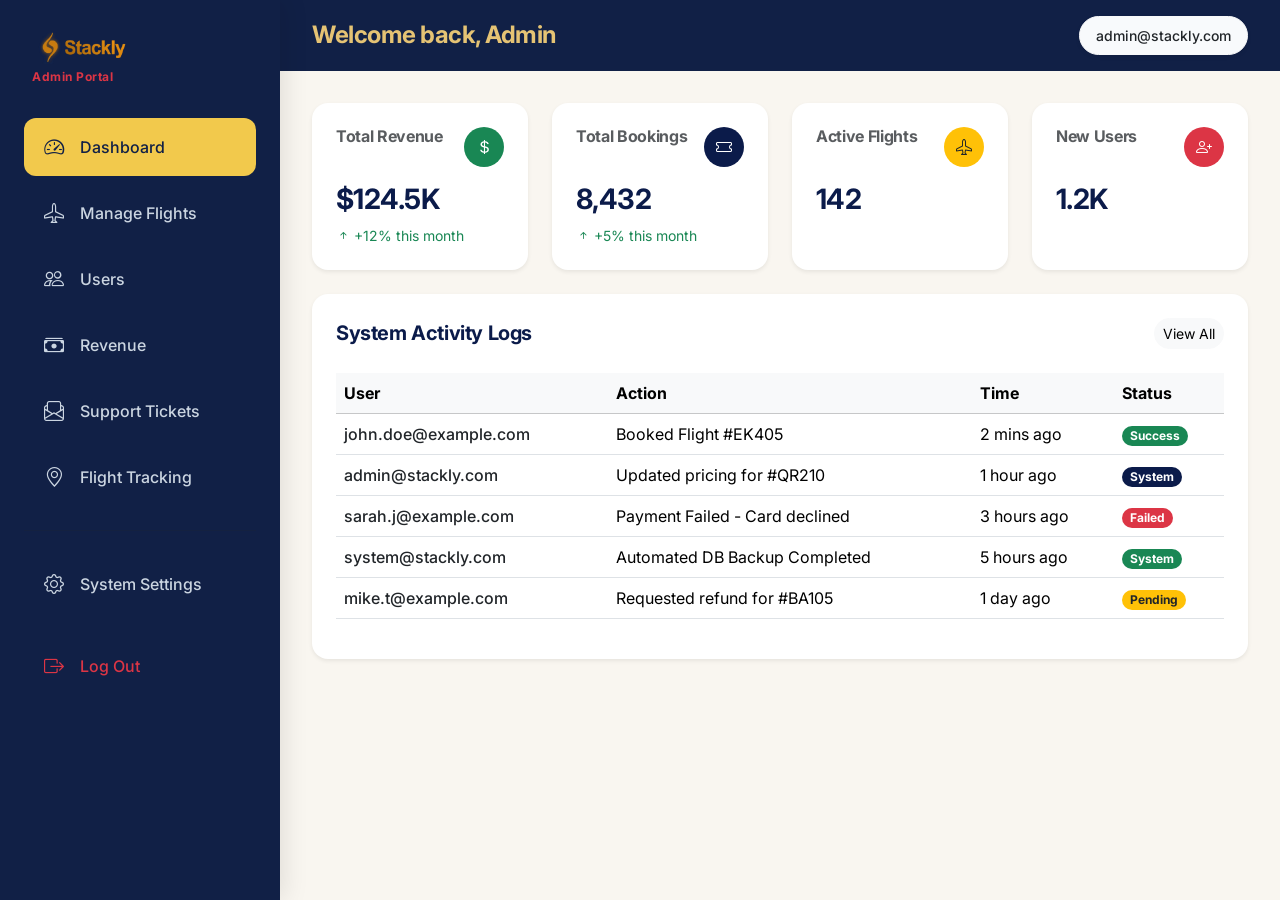
<file: admin-dashboard.html>
<!DOCTYPE html>
<html lang="en">
<head>
    <meta charset="UTF-8">
    <meta name="viewport" content="width=device-width, initial-scale=1.0">
    <title>Admin Dashboard - Stackly</title>
    
    <!-- Google Fonts: Inter -->
    <link rel="preconnect" href="https://fonts.googleapis.com">
    <link rel="preconnect" href="https://fonts.gstatic.com" crossorigin>
    <link href="https://fonts.googleapis.com/css2?family=Inter:wght@300;400;500;600;700;800&display=swap" rel="stylesheet">
    
    <!-- Bootstrap 5 CSS -->
    <link href="https://cdn.jsdelivr.net/npm/bootstrap@5.3.2/dist/css/bootstrap.min.css" rel="stylesheet">
    
    <!-- Bootstrap Icons -->
    <link rel="stylesheet" href="https://cdn.jsdelivr.net/npm/bootstrap-icons@1.11.1/font/bootstrap-icons.css">
    
    <!-- Custom CSS -->
    <link rel="stylesheet" href="css/style.css">
</head>
<body>

    <div class="dashboard-container">
        <!-- Sidebar -->
        <aside class="dashboard-sidebar" id="sidebar">
            <div class="dashboard-sidebar-header d-flex justify-content-between align-items-center position-relative">
                <a href="admin-dashboard.html" class="d-flex flex-column text-decoration-none">
                    <img src="assets/images/logo.webp" alt="Stackly Logo" style="height:32px; width:auto; object-fit:contain;">
                    <span class="text-danger fw-bold small mt-1" style="font-size: 0.75rem; letter-spacing: 0.5px;">Admin Portal</span>
                </a>
                <button class="btn btn-sm d-lg-none border-0 text-white position-absolute top-0 end-0 m-3" id="closeSidebar">
                    <i class="bi bi-x-lg fs-4"></i>
                </button>
            </div>
            
            <div class="dashboard-sidebar-nav">
                <a href="404.html" class="dashboard-nav-item active" data-target="overview">
                    <i class="bi bi-speedometer2"></i> Dashboard
                </a>
                <a href="404.html" class="dashboard-nav-item" data-target="flights">
                    <i class="bi bi-airplane"></i> Manage Flights
                </a>
                <a href="404.html" class="dashboard-nav-item" data-target="users">
                    <i class="bi bi-people"></i> Users
                </a>
                <a href="404.html" class="dashboard-nav-item" data-target="revenue">
                    <i class="bi bi-cash-stack"></i> Revenue
                </a>
                <a href="404.html" class="dashboard-nav-item" data-target="support">
                    <i class="bi bi-envelope-paper"></i> Support Tickets
                </a>
                <a href="404.html" class="dashboard-nav-item" data-target="flight-tracking">
                    <i class="bi bi-geo-alt"></i> Flight Tracking
                </a>
                
                <hr class="my-4 text-muted opacity-25">
                
                <a href="404.html" class="dashboard-nav-item" data-target="settings">
                    <i class="bi bi-gear"></i> System Settings
                </a>
                <a href="login.html" class="dashboard-nav-item text-danger mt-4">
                    <i class="bi bi-box-arrow-right"></i> Log Out
                </a>
            </div>
        </aside>

        <!-- Main Content -->
        <main class="dashboard-main">
            <!-- Navbar -->
            <header class="dashboard-navbar">
                <div class="d-flex align-items-center">
                    <button class="btn border-0 d-lg-none me-2 p-0" id="openSidebar" style="color: #E5C374;">
                        <i class="bi bi-list fs-3"></i>
                    </button>
                    <h4 class="mb-0 fw-bold d-none d-md-block welcome-message" style="color: #E5C374;">Welcome back, Admin</h4>
                </div>
                
                <div class="d-flex align-items-center gap-3">
                    <div class="d-flex align-items-center bg-light rounded-pill px-3 py-2 shadow-sm border border-light">
                        <span class="text-dark fw-medium small" id="userEmailDisplay">admin@stackly.com</span>
                    </div>
                </div>
            </header>

            <!-- Dashboard Content Area -->
            <div class="dashboard-content">

                <!-- SECTION: OVERVIEW -->
                <div id="overview" class="dashboard-section active-section">
                    <h3 class="fw-bold mb-4 d-md-none welcome-message" style="color: #E5C374;">Welcome back, Admin</h3>
                    <div class="row g-4 mb-4">
                        <div class="col-md-3 col-sm-6">
                            <div class="card border-0 shadow-sm rounded-4 h-100 p-4">
                                <div class="d-flex justify-content-between mb-3">
                                    <h6 class="text-muted fw-bold mb-0">Total Revenue</h6>
                                    <div class="bg-success text-white rounded-circle d-flex align-items-center justify-content-center" style="width: 40px; height: 40px;">
                                        <i class="bi bi-currency-dollar"></i>
                                    </div>
                                </div>
                                <h3 class="fw-bold mb-0">$124.5K</h3>
                                <small class="text-success mt-2 d-block"><i class="bi bi-arrow-up-short"></i> +12% this month</small>
                            </div>
                        </div>
                        <div class="col-md-3 col-sm-6">
                            <div class="card border-0 shadow-sm rounded-4 h-100 p-4">
                                <div class="d-flex justify-content-between mb-3">
                                    <h6 class="text-muted fw-bold mb-0">Total Bookings</h6>
                                    <div class="bg-primary text-white rounded-circle d-flex align-items-center justify-content-center" style="width: 40px; height: 40px;">
                                        <i class="bi bi-ticket"></i>
                                    </div>
                                </div>
                                <h3 class="fw-bold mb-0">8,432</h3>
                                <small class="text-success mt-2 d-block"><i class="bi bi-arrow-up-short"></i> +5% this month</small>
                            </div>
                        </div>
                        <div class="col-md-3 col-sm-6">
                            <div class="card border-0 shadow-sm rounded-4 h-100 p-4">
                                <div class="d-flex justify-content-between mb-3">
                                    <h6 class="text-muted fw-bold mb-0">Active Flights</h6>
                                    <div class="bg-warning text-dark rounded-circle d-flex align-items-center justify-content-center" style="width: 40px; height: 40px;">
                                        <i class="bi bi-airplane"></i>
                                    </div>
                                </div>
                                <h3 class="fw-bold mb-0">142</h3>
                            </div>
                        </div>
                        <div class="col-md-3 col-sm-6">
                            <div class="card border-0 shadow-sm rounded-4 h-100 p-4">
                                <div class="d-flex justify-content-between mb-3">
                                    <h6 class="text-muted fw-bold mb-0">New Users</h6>
                                    <div class="bg-danger text-white rounded-circle d-flex align-items-center justify-content-center" style="width: 40px; height: 40px;">
                                        <i class="bi bi-person-plus"></i>
                                    </div>
                                </div>
                                <h3 class="fw-bold mb-0">1.2K</h3>
                            </div>
                        </div>
                    </div>

                    <div class="card border-0 shadow-sm rounded-4 p-4">
                        <div class="d-flex justify-content-between align-items-center mb-4">
                            <h5 class="fw-bold mb-0">System Activity Logs</h5>
                            <a href="404.html" class="btn btn-sm btn-light rounded-pill text-decoration-none d-inline-block">View All</a>
                        </div>
                        <div class="table-responsive">
                            <table class="table table-hover align-middle">
                                <thead class="table-light">
                                    <tr>
                                        <th>User</th>
                                        <th>Action</th>
                                        <th>Time</th>
                                        <th>Status</th>
                                    </tr>
                                </thead>
                                <tbody>
                                    <tr>
                                        <td><span class="fw-medium text-dark">john.doe@example.com</span></td>
                                        <td>Booked Flight #EK405</td>
                                        <td>2 mins ago</td>
                                        <td><span class="badge bg-success text-white px-2 py-1 rounded-pill">Success</span></td>
                                    </tr>
                                    <tr>
                                        <td><span class="fw-medium text-dark">admin@stackly.com</span></td>
                                        <td>Updated pricing for #QR210</td>
                                        <td>1 hour ago</td>
                                        <td><span class="badge bg-primary text-white px-2 py-1 rounded-pill">System</span></td>
                                    </tr>
                                    <tr>
                                        <td><span class="fw-medium text-dark">sarah.j@example.com</span></td>
                                        <td>Payment Failed - Card declined</td>
                                        <td>3 hours ago</td>
                                        <td><span class="badge bg-danger text-white px-2 py-1 rounded-pill">Failed</span></td>
                                    </tr>
                                    <tr>
                                        <td><span class="fw-medium text-dark">system@stackly.com</span></td>
                                        <td>Automated DB Backup Completed</td>
                                        <td>5 hours ago</td>
                                        <td><span class="badge bg-success text-white px-2 py-1 rounded-pill">System</span></td>
                                    </tr>
                                    <tr>
                                        <td><span class="fw-medium text-dark">mike.t@example.com</span></td>
                                        <td>Requested refund for #BA105</td>
                                        <td>1 day ago</td>
                                        <td><span class="badge bg-warning text-dark px-2 py-1 rounded-pill">Pending</span></td>
                                    </tr>
                                </tbody>
                            </table>
                        </div>
                    </div>
                </div>

                <!-- SECTION: MANAGE FLIGHTS -->
                <div id="flights" class="dashboard-section">
                    <div class="d-flex justify-content-between align-items-center mb-4">
                        <h4 class="fw-bold mb-0">Manage Flights</h4>
                        <a href="404.html" class="btn btn-primary rounded-pill px-4 text-decoration-none d-inline-block"><i class="bi bi-plus-lg me-2"></i>Add Flight</a>
                    </div>
                    <div class="card border-0 shadow-sm rounded-4 p-4">
                        <div class="d-flex justify-content-between mb-4">
                            <input type="text" id="flightSearch" class="form-control rounded-pill px-4 bg-light border-0 w-50" placeholder="Search flights by ID or Route...">
                            <select id="flightStatusFilter" class="form-select w-auto border-0 bg-light rounded-pill px-4">
                                <option value="all">All Status</option>
                                <option value="on time">On Time</option>
                                <option value="delayed">Delayed</option>
                                <option value="completed">Completed</option>
                            </select>
                        </div>
                        <div class="table-responsive">
                            <table class="table table-hover align-middle">
                                <thead class="table-light">
                                    <tr>
                                        <th>Flight ID</th>
                                        <th>Route</th>
                                        <th>Date</th>
                                        <th>Seats</th>
                                        <th>Status</th>
                                        <th>Actions</th>
                                    </tr>
                                </thead>
                                <tbody id="flightsTableBody">
                                    <tr>
                                        <td><span class="fw-bold text-dark">#EK405</span></td>
                                        <td>Dubai - Paris</td>
                                        <td>Oct 15, 2026</td>
                                        <td>240 / 300</td>
                                        <td><span class="badge bg-success text-white rounded-pill px-2">On Time</span></td>
                                        <td>
                                            <a href="404.html" class="btn btn-sm btn-light text-primary me-2 text-decoration-none d-inline-block"><i class="bi bi-pencil"></i></a>
                                            <a href="404.html" class="btn btn-sm btn-light text-danger text-decoration-none d-inline-block"><i class="bi bi-trash"></i></a>
                                        </td>
                                    </tr>
                                    <tr>
                                        <td><span class="fw-bold text-dark">#QR210</span></td>
                                        <td>London - Tokyo</td>
                                        <td>Nov 22, 2026</td>
                                        <td>180 / 250</td>
                                        <td><span class="badge bg-warning text-dark rounded-pill px-2">Delayed</span></td>
                                        <td>
                                            <a href="404.html" class="btn btn-sm btn-light text-primary me-2 text-decoration-none d-inline-block"><i class="bi bi-pencil"></i></a>
                                            <a href="404.html" class="btn btn-sm btn-light text-danger text-decoration-none d-inline-block"><i class="bi bi-trash"></i></a>
                                        </td>
                                    </tr>
                                    <tr>
                                        <td><span class="fw-bold text-dark">#AI101</span></td>
                                        <td>Mumbai - New York</td>
                                        <td>Dec 05, 2026</td>
                                        <td>295 / 300</td>
                                        <td><span class="badge bg-success text-white rounded-pill px-2">On Time</span></td>
                                        <td>
                                            <a href="404.html" class="btn btn-sm btn-light text-primary me-2 text-decoration-none d-inline-block"><i class="bi bi-pencil"></i></a>
                                            <a href="404.html" class="btn btn-sm btn-light text-danger text-decoration-none d-inline-block"><i class="bi bi-trash"></i></a>
                                        </td>
                                    </tr>
                                    <tr>
                                        <td><span class="fw-bold text-dark">#BA105</span></td>
                                        <td>London - Dubai</td>
                                        <td>Aug 10, 2025</td>
                                        <td>280 / 280</td>
                                        <td><span class="badge bg-secondary bg-opacity-10 text-secondary rounded-pill px-2">Completed</span></td>
                                        <td>
                                            <a href="404.html" class="btn btn-sm btn-light text-primary me-2 text-decoration-none d-inline-block"><i class="bi bi-pencil"></i></a>
                                            <a href="404.html" class="btn btn-sm btn-light text-danger text-decoration-none d-inline-block"><i class="bi bi-trash"></i></a>
                                        </td>
                                    </tr>
                                </tbody>
                            </table>
                        </div>
                    </div>
                </div>

                <!-- SECTION: USERS -->
                <div id="users" class="dashboard-section">
                    <h4 class="fw-bold mb-4">Users Directory</h4>
                    <div class="card border-0 shadow-sm rounded-4 p-4">
                        <input type="text" id="userEmailSearch" class="form-control mb-4 rounded-pill px-4 bg-light border-0 w-50" placeholder="Search users by email...">
                        <div class="table-responsive">
                            <table class="table table-hover align-middle">
                                <thead class="table-light">
                                    <tr>
                                        <th>Email</th>
                                        <th>Role</th>
                                        <th>Joined Date</th>
                                        <th>Actions</th>
                                    </tr>
                                </thead>
                                <tbody id="usersTableBody">
                                    <tr>
                                        <td><span class="fw-medium text-dark">client@stackly.com</span></td>
                                        <td>Client</td>
                                        <td>Jan 12, 2026</td>
                                        <td><a href="404.html" class="btn btn-sm btn-outline-danger rounded-pill px-3 text-decoration-none d-inline-block">Suspend</a></td>
                                    </tr>
                                    <tr>
                                        <td><span class="fw-medium text-dark">admin@stackly.com</span></td>
                                        <td>Admin</td>
                                        <td>Jan 01, 2026</td>
                                        <td><a href="404.html" class="btn btn-sm btn-outline-danger rounded-pill px-3 text-decoration-none d-inline-block">Suspend</a></td>
                                    </tr>
                                    <tr>
                                        <td><span class="fw-medium text-dark">john.doe@example.com</span></td>
                                        <td>Client</td>
                                        <td>Feb 15, 2026</td>
                                        <td><a href="404.html" class="btn btn-sm btn-outline-danger rounded-pill px-3 text-decoration-none d-inline-block">Suspend</a></td>
                                    </tr>
                                    <tr>
                                        <td><span class="fw-medium text-dark">sarah.j@example.com</span></td>
                                        <td>Client</td>
                                        <td>Mar 22, 2026</td>
                                        <td><a href="404.html" class="btn btn-sm btn-outline-danger rounded-pill px-3 text-decoration-none d-inline-block">Suspend</a></td>
                                    </tr>
                                    <tr>
                                        <td><span class="fw-medium text-dark">mike.t@example.com</span></td>
                                        <td>Client</td>
                                        <td>Apr 05, 2026</td>
                                        <td><a href="404.html" class="btn btn-sm btn-outline-danger rounded-pill px-3 text-decoration-none d-inline-block">Suspend</a></td>
                                    </tr>
                                </tbody>
                            </table>
                        </div>
                    </div>
                </div>

                <!-- SECTION: REVENUE -->
                <div id="revenue" class="dashboard-section">
                    <h4 class="fw-bold mb-4">Financial Overview</h4>
                    <div class="row g-4 mb-4">
                        <div class="col-md-4">
                            <div class="card border-0 shadow-sm rounded-4 p-4 text-center">
                                <h6 class="text-muted fw-bold">Total Revenue</h6>
                                <h2 class="text-success fw-bold mt-2 mb-0">$1,250,000</h2>
                            </div>
                        </div>
                        <div class="col-md-4">
                            <div class="card border-0 shadow-sm rounded-4 p-4 text-center">
                                <h6 class="text-muted fw-bold">Q3 Revenue (Estimated)</h6>
                                <h2 class="text-primary fw-bold mt-2 mb-0">$840,000</h2>
                            </div>
                        </div>
                        <div class="col-md-4">
                            <div class="card border-0 shadow-sm rounded-4 p-4 text-center">
                                <h6 class="text-muted fw-bold">Pending Refunds</h6>
                                <h2 class="text-danger fw-bold mt-2 mb-0">$12,500</h2>
                            </div>
                        </div>
                    </div>
                    <div class="card border-0 shadow-sm rounded-4 p-4">
                        <h6 class="fw-bold mb-3">Recent Transactions</h6>
                        <div class="table-responsive">
                            <table class="table table-hover align-middle mb-0">
                                <thead class="table-light">
                                    <tr>
                                        <th>Transaction ID</th>
                                        <th>User</th>
                                        <th>Amount</th>
                                        <th>Date</th>
                                        <th>Status</th>
                                    </tr>
                                </thead>
                                <tbody>
                                    <tr>
                                        <td><span class="fw-bold">#TXN-8932</span></td>
                                        <td>john.doe@example.com</td>
                                        <td>$1,200</td>
                                        <td>Oct 12, 2026</td>
                                        <td><span class="badge bg-success rounded-pill px-2">Completed</span></td>
                                    </tr>
                                    <tr>
                                        <td><span class="fw-bold">#TXN-8933</span></td>
                                        <td>sarah.j@example.com</td>
                                        <td>$450</td>
                                        <td>Oct 12, 2026</td>
                                        <td><span class="badge bg-danger rounded-pill px-2">Refunded</span></td>
                                    </tr>
                                    <tr>
                                        <td><span class="fw-bold">#TXN-8934</span></td>
                                        <td>mike.t@example.com</td>
                                        <td>$890</td>
                                        <td>Oct 11, 2026</td>
                                        <td><span class="badge bg-success rounded-pill px-2">Completed</span></td>
                                    </tr>
                                </tbody>
                            </table>
                        </div>
                    </div>
                </div>

                <!-- SECTION: FLIGHT TRACKING -->
                <div id="flight-tracking" class="dashboard-section p-0 flight-tracking-wrapper">
                    
                    <div class="flight-tracking-map">
                        <!-- Curved Flight Path SVG overlay -->
                        <svg viewBox="0 0 1200 800" style="position: absolute; top:0; left:0; width:100%; height:100%; pointer-events:none;">
                            <path d="M 350 450 Q 550 250 750 350" fill="transparent" stroke="#112046" stroke-width="4" stroke-dasharray="8,8"/>
                            <circle cx="350" cy="450" r="8" fill="#E5C374" stroke="#112046" stroke-width="4"/>
                            <circle cx="750" cy="350" r="8" fill="#E5C374" stroke="#112046" stroke-width="4"/>
                            <text x="310" y="485" font-weight="bold" fill="#112046" font-size="18">New York (JFK)</text>
                            <text x="720" y="390" font-weight="bold" fill="#112046" font-size="18">London (LHR)</text>
                            <text x="540" y="315" font-size="40" fill="#112046" transform="rotate(35, 540, 315)">✈️</text>
                        </svg>
                    </div>

                    <!-- Bottom Left Panel -->
                    <div class="flight-tracking-panel bg-white rounded-4 shadow-lg p-3 p-md-4 d-flex flex-column flex-md-row gap-4 align-items-stretch align-items-md-center">
                        <!-- Airline & Timeline -->
                        <div class="flex-grow-1">
                            <div class="d-flex align-items-center mb-3">
                                <div class="bg-danger bg-opacity-10 text-danger rounded-circle d-flex align-items-center justify-content-center me-3" style="width:40px; height:40px;">
                                    <i class="bi bi-airplane-fill" style="transform: rotate(45deg);"></i>
                                </div>
                                <div>
                                    <h6 class="fw-bold mb-0">FlyFast Airways</h6>
                                    <small class="text-muted">FF567B <span class="badge bg-secondary ms-1">Delayed</span></small>
                                </div>
                                <div class="ms-auto border-start ps-3 ms-3 text-end d-none d-sm-block">
                                    <small class="text-muted fw-bold d-block">Date: July 1, 2028</small>
                                </div>
                            </div>
                            <!-- Timeline -->
                            <div class="bg-light rounded-4 p-3 d-flex align-items-center justify-content-between">
                                <div>
                                    <h5 class="fw-bold mb-0">8:00 AM</h5>
                                    <small class="text-muted">London (LHR)</small>
                                </div>
                                <div class="flex-grow-1 px-3 text-center position-relative">
                                    <div style="border-top: 2px dashed #adb5bd; position:absolute; top:50%; left:10%; right:10%; z-index:1;"></div>
                                    <span class="badge bg-white text-muted position-relative shadow-sm border px-2 py-1" style="z-index:2;">Delayed</span>
                                </div>
                                <div class="text-end">
                                    <h5 class="fw-bold mb-0">11:00 AM</h5>
                                    <small class="text-muted">New York (JFK)</small>
                                </div>
                            </div>
                        </div>

                        <!-- Divider for mobile -->
                        <hr class="d-md-none text-muted my-0">

                        <!-- Stats Box -->
                        <div class="d-flex flex-row flex-md-column gap-3 justify-content-around justify-content-md-start flight-stats-box" id="flightTrackingStats">
                            <div>
                                <small class="text-muted fw-bold d-block text-uppercase" style="font-size: 10px;">Speed</small>
                                <span class="fw-bold text-warning fs-5">0 <small class="text-muted fs-6">km/h</small></span>
                            </div>
                            <div>
                                <small class="text-muted fw-bold d-block text-uppercase" style="font-size: 10px;">Altitude</small>
                                <span class="fw-bold text-warning fs-5">0 <small class="text-muted fs-6">feet</small></span>
                            </div>
                        </div>

                        <!-- Divider for mobile -->
                        <hr class="d-md-none text-muted my-0">

                        <!-- Aircraft Details Box -->
                        <div class="bg-light rounded-4 p-3 flex-shrink-0">
                            <div class="d-flex justify-content-between mb-2">
                                <h6 class="fw-bold mb-0">Aircraft Details</h6>
                                <i class="bi bi-three-dots"></i>
                            </div>
                            <small class="text-muted d-block mt-2" style="font-size: 11px;">Type</small>
                            <span class="fw-bold d-block text-dark">Airbus A380</span>
                            <small class="text-muted d-block mt-2" style="font-size: 11px;">Registration</small>
                            <span class="fw-bold d-block text-dark">G-FF567</span>
                        </div>
                    </div>

                    <!-- Right Sidebar -->
                    <div class="flight-tracking-sidebar bg-white rounded-4 shadow-lg d-flex flex-column">
                        <div class="p-4 border-bottom">
                            <div class="input-group bg-light rounded-pill px-3 py-1">
                                <span class="input-group-text border-0 bg-transparent"><i class="bi bi-search text-muted"></i></span>
                                <input type="text" id="flightTrackingSearch" class="form-control border-0 bg-transparent shadow-none" placeholder="Search flight">
                                <span class="input-group-text border-0 bg-transparent"><i class="bi bi-sliders text-muted"></i></span>
                            </div>
                        </div>
                        <div class="flex-grow-1 overflow-auto p-0">
                            <div class="list-group list-group-flush">
                                <!-- Flight Item -->
                                <a href="404.html" class="list-group-item list-group-item-action border-bottom p-4 border-start border-4 border-warning flight-tracking-item">
                                    <div class="d-flex justify-content-between align-items-center mb-3">
                                        <h6 class="fw-bold mb-0 airline-name">FlyFast Airways</h6>
                                        <span class="badge bg-secondary bg-opacity-10 text-secondary">Delayed</span>
                                    </div>
                                    <div class="d-flex justify-content-between">
                                        <div>
                                            <small class="text-muted d-block" style="font-size: 10px;">Departure</small>
                                            <span class="fw-bold text-dark d-block" style="font-size: 12px;">London - 8:00 AM</span>
                                        </div>
                                        <div class="text-end">
                                            <small class="text-muted d-block" style="font-size: 10px;">Arrival</small>
                                            <span class="fw-bold text-dark d-block" style="font-size: 12px;">New York - 11:00 AM</span>
                                        </div>
                                    </div>
                                </a>
                                <!-- Flight Item 2 -->
                                <a href="404.html" class="list-group-item list-group-item-action border-bottom p-4 border-start border-4 border-success flight-tracking-item">
                                    <div class="d-flex justify-content-between align-items-center mb-3">
                                        <h6 class="fw-bold mb-0 airline-name">AeroJet</h6>
                                        <span class="badge bg-success bg-opacity-25 text-success">In Air</span>
                                    </div>
                                    <div class="d-flex justify-content-between">
                                        <div>
                                            <small class="text-muted d-block" style="font-size: 10px;">Departure</small>
                                            <span class="fw-bold text-dark d-block" style="font-size: 12px;">Tokyo - 2:00 PM</span>
                                        </div>
                                        <div class="text-end">
                                            <small class="text-muted d-block" style="font-size: 10px;">Arrival</small>
                                            <span class="fw-bold text-dark d-block" style="font-size: 12px;">San Francisco - 8:00 AM</span>
                                        </div>
                                    </div>
                                </a>
                                <!-- Flight Item 3 -->
                                <a href="404.html" class="list-group-item list-group-item-action border-bottom p-4 border-start border-4 border-warning flight-tracking-item">
                                    <div class="d-flex justify-content-between align-items-center mb-3">
                                        <h6 class="fw-bold mb-0 airline-name">Nimbus Airlines</h6>
                                        <span class="badge bg-warning bg-opacity-25 text-warning">Scheduled</span>
                                    </div>
                                    <div class="d-flex justify-content-between">
                                        <div>
                                            <small class="text-muted d-block" style="font-size: 10px;">Departure</small>
                                            <span class="fw-bold text-dark d-block" style="font-size: 12px;">Sydney - 6:00 PM</span>
                                        </div>
                                        <div class="text-end">
                                            <small class="text-muted d-block" style="font-size: 10px;">Arrival</small>
                                            <span class="fw-bold text-dark d-block" style="font-size: 12px;">Singapore - 12:00 AM</span>
                                        </div>
                                    </div>
                                </a>
                                <!-- Flight Item 4 -->
                                <a href="404.html" class="list-group-item list-group-item-action border-bottom p-4 border-start border-4 border-dark flight-tracking-item">
                                    <div class="d-flex justify-content-between align-items-center mb-3">
                                        <h6 class="fw-bold mb-0 airline-name">CloudNine Airlines</h6>
                                        <span class="badge bg-dark text-white">Cancelled</span>
                                    </div>
                                    <div class="d-flex justify-content-between">
                                        <div>
                                            <small class="text-muted d-block" style="font-size: 10px;">Departure</small>
                                            <span class="fw-bold text-dark d-block" style="font-size: 12px;">Paris - 9:00 AM</span>
                                        </div>
                                        <div class="text-end">
                                            <small class="text-muted d-block" style="font-size: 10px;">Arrival</small>
                                            <span class="fw-bold text-dark d-block" style="font-size: 12px;">New York - 12:00 PM</span>
                                        </div>
                                    </div>
                                </a>
                            </div>
                        </div>
                        <div class="p-4 border-top">
                            <a href="404.html" class="btn w-100 rounded-pill fw-bold text-dark text-decoration-none d-inline-block" style="background-color: #E5C374;"><i class="bi bi-plus-lg me-2"></i> Add Flight</a>
                        </div>
                    </div>
                </div>

                <!-- SECTION: SUPPORT TICKETS -->
                <div id="support" class="dashboard-section">
                    <h4 class="fw-bold mb-4">Support Tickets</h4>
                    <div class="card border-0 shadow-sm rounded-4 p-4">
                        <div class="d-flex gap-2 mb-4" id="ticketFilters">
                            <button class="btn btn-dark btn-sm rounded-pill px-3 ticket-filter-btn" data-filter="all">All Tickets</button>
                            <button class="btn btn-outline-secondary btn-sm rounded-pill px-3 ticket-filter-btn" data-filter="open">Open</button>
                            <button class="btn btn-outline-secondary btn-sm rounded-pill px-3 ticket-filter-btn" data-filter="resolved">Resolved</button>
                        </div>
                        <div class="list-group list-group-flush" id="ticketList">
                            <a href="404.html" class="list-group-item list-group-item-action d-flex justify-content-between align-items-start py-3 border-bottom px-0 ticket-item" data-status="open">
                                <div class="ms-2 me-auto">
                                    <div class="fw-bold">Refund request for cancelled flight #EK405</div>
                                    <small class="text-muted">From: user1@example.com - 2 days ago</small>
                                </div>
                                <span class="badge bg-danger rounded-pill">Open</span>
                            </a>
                            <a href="404.html" class="list-group-item list-group-item-action d-flex justify-content-between align-items-start py-3 border-bottom px-0 ticket-item" data-status="resolved">
                                <div class="ms-2 me-auto">
                                    <div class="fw-bold text-muted">Baggage limit inquiry</div>
                                    <small class="text-muted">From: user2@example.com - 5 days ago</small>
                                </div>
                                <span class="badge bg-success rounded-pill">Resolved</span>
                            </a>
                            <a href="404.html" class="list-group-item list-group-item-action d-flex justify-content-between align-items-start py-3 px-0 ticket-item" data-status="open">
                                <div class="ms-2 me-auto">
                                    <div class="fw-bold">Unable to download e-ticket</div>
                                    <small class="text-muted">From: mike.t@example.com - 6 hours ago</small>
                                </div>
                                <span class="badge bg-warning text-dark rounded-pill">Pending</span>
                            </a>
                        </div>
                    </div>
                </div>

                <!-- SECTION: SYSTEM SETTINGS -->
                <div id="settings" class="dashboard-section">
                    <h4 class="fw-bold mb-4">System Settings</h4>
                    <div class="card border-0 shadow-sm rounded-4 p-4 mb-4">
                        <h6 class="fw-bold mb-3">General Settings</h6>
                        <div class="form-check form-switch mb-3">
                            <input class="form-check-input" type="checkbox" id="maintenanceMode">
                            <label class="form-check-label fw-medium" for="maintenanceMode">Enable Maintenance Mode</label>
                        </div>
                        <div class="form-check form-switch mb-3">
                            <input class="form-check-input" type="checkbox" id="registration" checked>
                            <label class="form-check-label fw-medium" for="registration">Allow New User Registrations</label>
                        </div>
                        <div class="form-check form-switch mb-3">
                            <input class="form-check-input" type="checkbox" id="twoFactor" checked>
                            <label class="form-check-label fw-medium" for="twoFactor">Force 2FA for Admins</label>
                        </div>
                    </div>
                    
                    <div class="card border-0 shadow-sm rounded-4 p-4 mb-4">
                        <h6 class="fw-bold mb-3">Email Configuration</h6>
                        <div class="mb-3">
                            <label class="form-label text-muted small fw-bold">SMTP Server</label>
                            <input type="text" class="form-control bg-light border-0" value="smtp.stackly.com">
                        </div>
                        <div class="mb-3">
                            <label class="form-label text-muted small fw-bold">Support Email Address</label>
                            <input type="email" class="form-control bg-light border-0" value="support@stackly.com">
                        </div>
                        <hr class="text-muted">
                        <div class="d-flex justify-content-end">
                            <a href="404.html" class="btn btn-primary btn-sm rounded-pill px-4 mt-2 text-decoration-none d-inline-block">Save Configuration</a>
                        </div>
                    </div>
                </div>

            </div>
        </main>
    </div>

    <!-- Scripts -->
    <script src="https://cdn.jsdelivr.net/npm/bootstrap@5.3.2/dist/js/bootstrap.bundle.min.js"></script>
    <script>
        document.addEventListener('DOMContentLoaded', () => {
            // Sidebar Toggle Logic for Mobile
            const sidebar = document.getElementById('sidebar');
            const openBtn = document.getElementById('openSidebar');
            const closeBtn = document.getElementById('closeSidebar');
            const dashboardContent = document.querySelector('.dashboard-content');

            openBtn.addEventListener('click', () => {
                sidebar.classList.add('show');
                if (dashboardContent) dashboardContent.style.overflow = 'hidden';
            });

            closeBtn.addEventListener('click', () => {
                sidebar.classList.remove('show');
                if (dashboardContent) dashboardContent.style.overflow = '';
            });

            // Dynamic Section Navigation
            const navItems = document.querySelectorAll('.dashboard-nav-item[data-target]');
            const sections = document.querySelectorAll('.dashboard-section');

            navItems.forEach(item => {
                item.addEventListener('click', (e) => {
                    e.preventDefault();
                    const targetId = item.getAttribute('data-target');

                    // Remove active from all links and sections
                    navItems.forEach(nav => nav.classList.remove('active'));
                    sections.forEach(sec => sec.classList.remove('active-section'));

                    // Add active to clicked link and target section
                    item.classList.add('active');
                    const targetSection = document.getElementById(targetId);
                    if (targetSection) {
                        targetSection.classList.add('active-section');
                    }

                    // On mobile, close sidebar after clicking a link
                    if(window.innerWidth < 992) {
                        sidebar.classList.remove('show');
                        if (dashboardContent) dashboardContent.style.overflow = '';
                    }
                });
            });

            // Display logged-in user email
            const savedEmail = localStorage.getItem('userEmail');
            if (savedEmail) {
                const emailDisplay = document.getElementById('userEmailDisplay');
                if (emailDisplay) {
                    emailDisplay.textContent = savedEmail;
                }
            }
            
            // Display logged-in user name
            const savedName = localStorage.getItem('userName');
            const welcomeMessages = document.querySelectorAll('.welcome-message');
            welcomeMessages.forEach(msg => {
                if (savedName && savedName.trim() !== '') {
                    msg.textContent = 'Welcome back, ' + savedName.trim();
                } else {
                    msg.textContent = 'Welcome back, Admin';
                }
            });

            // --- Users Directory Filtering ---
            const userSearch = document.getElementById('userEmailSearch');
            const usersTableBody = document.getElementById('usersTableBody');
            if(userSearch && usersTableBody) {
                userSearch.addEventListener('input', (e) => {
                    const term = e.target.value.toLowerCase();
                    const rows = usersTableBody.querySelectorAll('tr');
                    rows.forEach(row => {
                        const emailCell = row.querySelector('td:first-child').textContent.toLowerCase();
                        if(emailCell.includes(term)) {
                            row.style.display = '';
                        } else {
                            row.style.display = 'none';
                        }
                    });
                });
            }

            // --- Manage Flights Filtering ---
            const flightSearch = document.getElementById('flightSearch');
            const flightStatusFilter = document.getElementById('flightStatusFilter');
            const flightsTableBody = document.getElementById('flightsTableBody');
            
            function filterFlights() {
                if(!flightsTableBody) return;
                const term = flightSearch ? flightSearch.value.toLowerCase() : '';
                const status = flightStatusFilter ? flightStatusFilter.value.toLowerCase() : 'all';
                
                const rows = flightsTableBody.querySelectorAll('tr');
                rows.forEach(row => {
                    const idRouteCell = row.textContent.toLowerCase();
                    const statusCell = row.querySelector('td:nth-child(5)').textContent.toLowerCase();
                    
                    const matchesSearch = idRouteCell.includes(term);
                    const matchesStatus = status === 'all' || statusCell.includes(status);
                    
                    if(matchesSearch && matchesStatus) {
                        row.style.display = '';
                    } else {
                        row.style.display = 'none';
                    }
                });
            }
            if(flightSearch) flightSearch.addEventListener('input', filterFlights);
            if(flightStatusFilter) flightStatusFilter.addEventListener('change', filterFlights);

            // --- Support Tickets Filtering ---
            const ticketFilterBtns = document.querySelectorAll('.ticket-filter-btn');
            const ticketItems = document.querySelectorAll('.ticket-item');
            
            ticketFilterBtns.forEach(btn => {
                btn.addEventListener('click', (e) => {
                    // Update active button styling
                    ticketFilterBtns.forEach(b => {
                        b.classList.remove('btn-dark');
                        b.classList.add('btn-outline-secondary');
                    });
                    e.target.classList.remove('btn-outline-secondary');
                    e.target.classList.add('btn-dark');
                    
                    // Filter items
                    const filter = e.target.getAttribute('data-filter');
                    ticketItems.forEach(item => {
                        if(filter === 'all' || item.getAttribute('data-status') === filter) {
                            item.classList.remove('d-none');
                            item.classList.add('d-flex');
                        } else {
                            item.classList.remove('d-flex');
                            item.classList.add('d-none');
                        }
                    });
                });
            });
            // --- Flight Tracking Filtering ---
            const flightTrackingSearch = document.getElementById('flightTrackingSearch');
            const flightTrackingItems = document.querySelectorAll('.flight-tracking-item');
            
            if(flightTrackingSearch) {
                flightTrackingSearch.addEventListener('input', (e) => {
                    const term = e.target.value.toLowerCase();
                    flightTrackingItems.forEach(item => {
                        // Filter mostly by airline name or cities
                        const text = item.textContent.toLowerCase();
                        if(text.includes(term)) {
                            item.classList.remove('d-none');
                        } else {
                            item.classList.add('d-none');
                        }
                    });
                });
            }
        });
    </script>
</body>
</html>
</file>
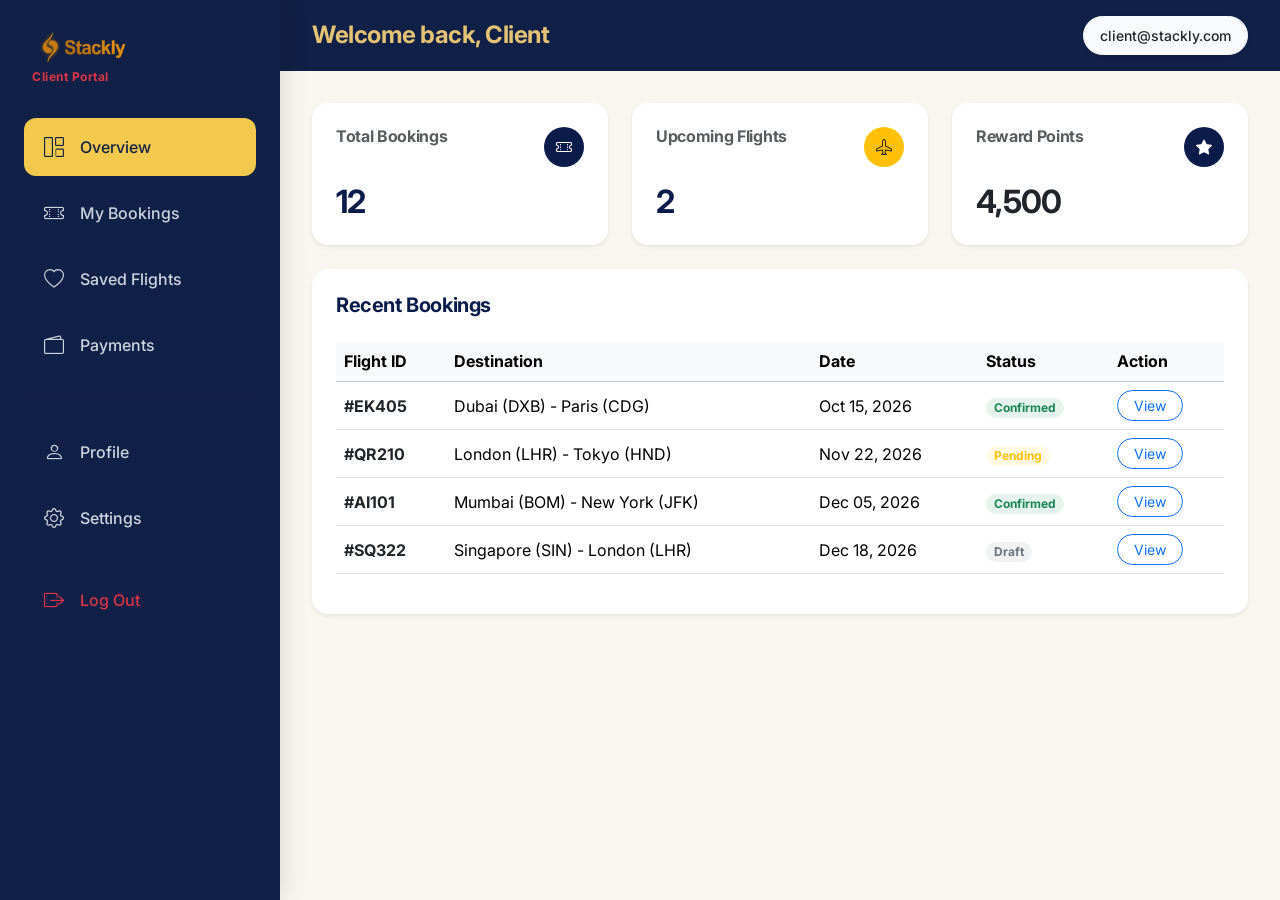
<file: client-dashboard.html>
<!DOCTYPE html>
<html lang="en">
<head>
    <meta charset="UTF-8">
    <meta name="viewport" content="width=device-width, initial-scale=1.0">
    <title>Client Dashboard - Stackly</title>
    
    <!-- Google Fonts: Inter -->
    <link rel="preconnect" href="https://fonts.googleapis.com">
    <link rel="preconnect" href="https://fonts.gstatic.com" crossorigin>
    <link href="https://fonts.googleapis.com/css2?family=Inter:wght@300;400;500;600;700;800&display=swap" rel="stylesheet">
    
    <!-- Bootstrap 5 CSS -->
    <link href="https://cdn.jsdelivr.net/npm/bootstrap@5.3.2/dist/css/bootstrap.min.css" rel="stylesheet">
    
    <!-- Bootstrap Icons -->
    <link rel="stylesheet" href="https://cdn.jsdelivr.net/npm/bootstrap-icons@1.11.1/font/bootstrap-icons.css">
    
    <!-- Custom CSS -->
    <link rel="stylesheet" href="css/style.css">
</head>
<body>

    <div class="dashboard-container">
        <!-- Sidebar -->
        <aside class="dashboard-sidebar" id="sidebar">
            <div class="dashboard-sidebar-header d-flex justify-content-between align-items-center position-relative">
                <a href="client-dashboard.html" class="d-flex flex-column text-decoration-none">
                    <img src="assets/images/logo.webp" alt="Stackly Logo" style="height:32px; width:auto; object-fit:contain;">
                    <span class="text-danger fw-bold small mt-1" style="font-size: 0.75rem; letter-spacing: 0.5px;">Client Portal</span>
                </a>
                <button class="btn btn-sm d-lg-none border-0 text-white position-absolute top-0 end-0 m-3" id="closeSidebar">
                    <i class="bi bi-x-lg fs-4"></i>
                </button>
            </div>
            
            <div class="dashboard-sidebar-nav">
                <a href="404.html" class="dashboard-nav-item active" data-target="overview">
                    <i class="bi bi-grid-1x2"></i> Overview
                </a>
                <a href="404.html" class="dashboard-nav-item" data-target="bookings">
                    <i class="bi bi-ticket-perforated"></i> My Bookings
                </a>
                <a href="404.html" class="dashboard-nav-item" data-target="saved">
                    <i class="bi bi-heart"></i> Saved Flights
                </a>
                <a href="404.html" class="dashboard-nav-item" data-target="payments">
                    <i class="bi bi-wallet2"></i> Payments
                </a>
                
                <hr class="my-4 text-muted opacity-25">
                
                <a href="404.html" class="dashboard-nav-item" data-target="profile">
                    <i class="bi bi-person"></i> Profile
                </a>
                <a href="404.html" class="dashboard-nav-item" data-target="settings">
                    <i class="bi bi-gear"></i> Settings
                </a>
                <a href="login.html" class="dashboard-nav-item text-danger mt-4">
                    <i class="bi bi-box-arrow-right"></i> Log Out
                </a>
            </div>
        </aside>

        <!-- Main Content -->
        <main class="dashboard-main">
            <!-- Navbar -->
            <header class="dashboard-navbar">
                <div class="d-flex align-items-center">
                    <button class="btn border-0 d-lg-none me-2 p-0" id="openSidebar" style="color: #E5C374;">
                        <i class="bi bi-list fs-3"></i>
                    </button>
                    <h4 class="mb-0 fw-bold d-none d-md-block welcome-message" style="color: #E5C374;">Welcome back, Client</h4>
                </div>
                
                <div class="d-flex align-items-center gap-3">

                    
                    <div class="d-flex align-items-center bg-light rounded-pill px-3 py-2 shadow-sm border border-light">
                        <span class="text-dark fw-medium small" id="userEmailDisplay">client@stackly.com</span>
                    </div>
                </div>
            </header>

            <!-- Dashboard Content Area -->
            <div class="dashboard-content">
                
                <!-- SECTION: OVERVIEW -->
                <div id="overview" class="dashboard-section active-section">
                    <h3 class="fw-bold mb-4 d-md-none welcome-message" style="color: #E5C374;">Welcome back, Client</h3>
                    <div class="row g-4 mb-4">
                        <div class="col-md-4">
                            <div class="card border-0 shadow-sm rounded-4 h-100 p-4">
                                <div class="d-flex justify-content-between mb-3">
                                    <h6 class="text-muted fw-bold mb-0">Total Bookings</h6>
                                    <div class="bg-primary text-white rounded-circle d-flex align-items-center justify-content-center" style="width: 40px; height: 40px;">
                                        <i class="bi bi-ticket-perforated"></i>
                                    </div>
                                </div>
                                <h2 class="fw-bold mb-0">12</h2>
                            </div>
                        </div>
                        <div class="col-md-4">
                            <div class="card border-0 shadow-sm rounded-4 h-100 p-4">
                                <div class="d-flex justify-content-between mb-3">
                                    <h6 class="text-muted fw-bold mb-0">Upcoming Flights</h6>
                                    <div class="bg-warning text-dark rounded-circle d-flex align-items-center justify-content-center" style="width: 40px; height: 40px;">
                                        <i class="bi bi-airplane"></i>
                                    </div>
                                </div>
                                <h2 class="fw-bold mb-0">2</h2>
                            </div>
                        </div>
                        <div class="col-md-4">
                            <div class="card bg-white border-0 shadow-sm rounded-4 h-100 p-4">
                                <div class="d-flex justify-content-between mb-3">
                                    <h6 class="text-muted fw-bold mb-0">Reward Points</h6>
                                    <div class="bg-primary text-white rounded-circle d-flex align-items-center justify-content-center" style="width: 40px; height: 40px;">
                                        <i class="bi bi-star-fill"></i>
                                    </div>
                                </div>
                                <h2 class="text-dark fw-bold mb-0">4,500</h2>
                            </div>
                        </div>
                    </div>

                    <div class="card border-0 shadow-sm rounded-4 p-4">
                        <h5 class="fw-bold mb-4">Recent Bookings</h5>
                        <div class="table-responsive">
                            <table class="table table-hover align-middle">
                                <thead class="table-light">
                                    <tr>
                                        <th>Flight ID</th>
                                        <th>Destination</th>
                                        <th>Date</th>
                                        <th>Status</th>
                                        <th>Action</th>
                                    </tr>
                                </thead>
                                <tbody>
                                    <tr>
                                        <td><span class="fw-bold text-dark">#EK405</span></td>
                                        <td>Dubai (DXB) - Paris (CDG)</td>
                                        <td>Oct 15, 2026</td>
                                        <td><span class="badge bg-success bg-opacity-10 text-success px-2 py-1 rounded-pill">Confirmed</span></td>
                                        <td><a href="404.html" class="btn btn-sm btn-outline-primary rounded-pill px-3 text-decoration-none d-inline-block">View</a></td>
                                    </tr>
                                    <tr>
                                        <td><span class="fw-bold text-dark">#QR210</span></td>
                                        <td>London (LHR) - Tokyo (HND)</td>
                                        <td>Nov 22, 2026</td>
                                        <td><span class="badge bg-warning bg-opacity-10 text-warning px-2 py-1 rounded-pill">Pending</span></td>
                                        <td><a href="404.html" class="btn btn-sm btn-outline-primary rounded-pill px-3 text-decoration-none d-inline-block">View</a></td>
                                    </tr>
                                    <tr>
                                        <td><span class="fw-bold text-dark">#AI101</span></td>
                                        <td>Mumbai (BOM) - New York (JFK)</td>
                                        <td>Dec 05, 2026</td>
                                        <td><span class="badge bg-success bg-opacity-10 text-success px-2 py-1 rounded-pill">Confirmed</span></td>
                                        <td><a href="404.html" class="btn btn-sm btn-outline-primary rounded-pill px-3 text-decoration-none d-inline-block">View</a></td>
                                    </tr>
                                    <tr>
                                        <td><span class="fw-bold text-dark">#SQ322</span></td>
                                        <td>Singapore (SIN) - London (LHR)</td>
                                        <td>Dec 18, 2026</td>
                                        <td><span class="badge bg-secondary bg-opacity-10 text-secondary px-2 py-1 rounded-pill">Draft</span></td>
                                        <td><a href="404.html" class="btn btn-sm btn-outline-primary rounded-pill px-3 text-decoration-none d-inline-block">View</a></td>
                                    </tr>
                                </tbody>
                            </table>
                        </div>
                    </div>
                </div>

                <!-- SECTION: BOOKINGS -->
                <div id="bookings" class="dashboard-section">
                    <h4 class="fw-bold mb-4">My Bookings</h4>
                    <div class="card border-0 shadow-sm rounded-4 p-4 mb-4">
                        <h6 class="fw-bold mb-3 text-primary">Upcoming</h6>
                        <div class="d-flex justify-content-between align-items-center border-bottom pb-3 mb-3">
                            <div>
                                <h5 class="fw-bold mb-1">Dubai (DXB) <i class="bi bi-arrow-right text-muted mx-2"></i> Paris (CDG)</h5>
                                <p class="text-muted mb-0 small"><i class="bi bi-calendar3"></i> Oct 15, 2026 &nbsp;&bull;&nbsp; Emirates EK405</p>
                            </div>
                            <a href="404.html" class="btn btn-primary rounded-pill px-4 text-decoration-none d-inline-block">E-Ticket</a>
                        </div>
                        <div class="d-flex justify-content-between align-items-center">
                            <div>
                                <h5 class="fw-bold mb-1">Mumbai (BOM) <i class="bi bi-arrow-right text-muted mx-2"></i> New York (JFK)</h5>
                                <p class="text-muted mb-0 small"><i class="bi bi-calendar3"></i> Dec 05, 2026 &nbsp;&bull;&nbsp; Air India AI101</p>
                            </div>
                            <a href="404.html" class="btn btn-primary rounded-pill px-4 text-decoration-none d-inline-block">E-Ticket</a>
                        </div>
                    </div>
                    <div class="card border-0 shadow-sm rounded-4 p-4 text-muted">
                        <h6 class="fw-bold mb-3 text-dark">Past Flights</h6>
                        <div class="d-flex justify-content-between align-items-center border-bottom pb-3 mb-3">
                            <div>
                                <h5 class="fw-bold mb-1 text-dark">London (LHR) <i class="bi bi-arrow-right text-muted mx-2"></i> Dubai (DXB)</h5>
                                <p class="text-muted mb-0 small"><i class="bi bi-calendar3"></i> Aug 10, 2025 &nbsp;&bull;&nbsp; British Airways BA105</p>
                            </div>
                            <span class="badge bg-secondary bg-opacity-10 text-secondary px-3 py-2 rounded-pill">Completed</span>
                        </div>
                        <div class="d-flex justify-content-between align-items-center border-bottom pb-3 mb-3">
                            <div>
                                <h5 class="fw-bold mb-1 text-dark">New York (JFK) <i class="bi bi-arrow-right text-muted mx-2"></i> London (LHR)</h5>
                                <p class="text-muted mb-0 small"><i class="bi bi-calendar3"></i> Jul 12, 2025 &nbsp;&bull;&nbsp; Delta DL402</p>
                            </div>
                            <span class="badge bg-secondary bg-opacity-10 text-secondary px-3 py-2 rounded-pill">Completed</span>
                        </div>
                        <div class="d-flex justify-content-between align-items-center">
                            <div>
                                <h5 class="fw-bold mb-1 text-dark">Chennai (MAA) <i class="bi bi-arrow-right text-muted mx-2"></i> Singapore (SIN)</h5>
                                <p class="text-muted mb-0 small"><i class="bi bi-calendar3"></i> May 22, 2025 &nbsp;&bull;&nbsp; Singapore Airlines SQ529</p>
                            </div>
                            <span class="badge bg-secondary bg-opacity-10 text-secondary px-3 py-2 rounded-pill">Completed</span>
                        </div>
                    </div>
                </div>

                <!-- SECTION: SAVED FLIGHTS -->
                <div id="saved" class="dashboard-section">
                    <h4 class="fw-bold mb-4">Saved Flights</h4>
                    <div class="row g-4">
                        <div class="col-md-6">
                            <div class="card border-0 shadow-sm rounded-4 overflow-hidden h-100">
                                <div class="bg-light p-4">
                                    <div class="d-flex justify-content-between align-items-start mb-3">
                                        <div>
                                            <span class="badge bg-primary rounded-pill mb-2">Deal</span>
                                            <h5 class="fw-bold mb-1">New York (JFK) to London (LHR)</h5>
                                            <div class="text-muted small"><i class="bi bi-calendar-event me-1"></i> Oct 15 - Oct 22 • 1 Passenger</div>
                                        </div>
                                        <h3 class="fw-bold text-primary mb-0">$450</h3>
                                    </div>
                                    <div class="d-flex align-items-center gap-2">
                                        <div class="bg-white rounded-circle shadow-sm d-flex align-items-center justify-content-center" style="width:32px; height:32px;">
                                            <i class="bi bi-airplane text-primary"></i>
                                        </div>
                                        <span class="fw-medium text-dark small">British Airways</span>
                                        <span class="text-muted small ms-auto border px-2 py-1 rounded-pill" style="font-size:0.7rem;">Economy</span>
                                    </div>
                                </div>
                                <div class="p-3 bg-white d-flex justify-content-between align-items-center border-top">
                                    <span class="text-muted small"><i class="bi bi-clock-history me-1"></i> Checked 2 days ago</span>
                                    <div class="d-flex gap-2">
                                        <a href="404.html" class="btn btn-sm btn-outline-danger rounded-pill px-3 text-decoration-none d-inline-block"><i class="bi bi-heart-fill"></i></a>
                                        <a href="404.html" class="btn btn-sm btn-primary rounded-pill px-4 text-decoration-none d-inline-block">Book Now</a>
                                    </div>
                                </div>
                            </div>
                        </div>
                        <div class="col-md-6">
                            <div class="card border-0 shadow-sm rounded-4 overflow-hidden h-100">
                                <div class="bg-light p-4">
                                    <div class="d-flex justify-content-between align-items-start mb-3">
                                        <div>
                                            <span class="badge bg-warning text-dark rounded-pill mb-2">Selling Fast</span>
                                            <h5 class="fw-bold mb-1">Paris (CDG) to Tokyo (HND)</h5>
                                            <div class="text-muted small"><i class="bi bi-calendar-event me-1"></i> Nov 05 - Nov 19 • 2 Passengers</div>
                                        </div>
                                        <h3 class="fw-bold text-primary mb-0">$820</h3>
                                    </div>
                                    <div class="d-flex align-items-center gap-2">
                                        <div class="bg-white rounded-circle shadow-sm d-flex align-items-center justify-content-center" style="width:32px; height:32px;">
                                            <i class="bi bi-airplane text-danger"></i>
                                        </div>
                                        <span class="fw-medium text-dark small">Air France</span>
                                        <span class="text-muted small ms-auto border px-2 py-1 rounded-pill" style="font-size:0.7rem;">Premium</span>
                                    </div>
                                </div>
                                <div class="p-3 bg-white d-flex justify-content-between align-items-center border-top">
                                    <span class="text-muted small"><i class="bi bi-clock-history me-1"></i> Checked 5 hours ago</span>
                                    <div class="d-flex gap-2">
                                        <a href="404.html" class="btn btn-sm btn-outline-danger rounded-pill px-3 text-decoration-none d-inline-block"><i class="bi bi-heart-fill"></i></a>
                                        <a href="404.html" class="btn btn-sm btn-primary rounded-pill px-4 text-decoration-none d-inline-block">Book Now</a>
                                    </div>
                                </div>
                            </div>
                        </div>
                        <div class="col-md-6">
                            <div class="card border-0 shadow-sm rounded-4 overflow-hidden h-100">
                                <div class="bg-light p-4">
                                    <div class="d-flex justify-content-between align-items-start mb-3">
                                        <div>
                                            <h5 class="fw-bold mb-1 mt-2">Dubai (DXB) to Maldives (MLE)</h5>
                                            <div class="text-muted small"><i class="bi bi-calendar-event me-1"></i> Dec 10 - Dec 17 • 2 Passengers</div>
                                        </div>
                                        <h3 class="fw-bold text-primary mb-0">$310</h3>
                                    </div>
                                    <div class="d-flex align-items-center gap-2">
                                        <div class="bg-white rounded-circle shadow-sm d-flex align-items-center justify-content-center" style="width:32px; height:32px;">
                                            <i class="bi bi-airplane text-warning"></i>
                                        </div>
                                        <span class="fw-medium text-dark small">Emirates</span>
                                        <span class="text-muted small ms-auto border px-2 py-1 rounded-pill" style="font-size:0.7rem;">Business</span>
                                    </div>
                                </div>
                                <div class="p-3 bg-white d-flex justify-content-between align-items-center border-top">
                                    <span class="text-muted small"><i class="bi bi-clock-history me-1"></i> Checked 1 week ago</span>
                                    <div class="d-flex gap-2">
                                        <a href="404.html" class="btn btn-sm btn-outline-danger rounded-pill px-3 text-decoration-none d-inline-block"><i class="bi bi-heart-fill"></i></a>
                                        <a href="404.html" class="btn btn-sm btn-primary rounded-pill px-4 text-decoration-none d-inline-block">Book Now</a>
                                    </div>
                                </div>
                            </div>
                        </div>
                    </div>
                </div>

                <!-- SECTION: PAYMENTS -->
                <div id="payments" class="dashboard-section">
                    <h4 class="fw-bold mb-4">Payments</h4>
                    <div class="card border-0 shadow-sm rounded-4 p-4 mb-4">
                        <h6 class="fw-bold mb-3">Saved Payment Methods</h6>
                        <div class="d-flex align-items-center p-3 border rounded-3 bg-light">
                            <i class="bi bi-credit-card-fill text-primary fs-3 me-3"></i>
                            <div>
                                <h6 class="fw-bold mb-0">Visa ending in **** 4242</h6>
                                <small class="text-muted">Expires 12/28</small>
                            </div>
                        </div>
                    </div>
                    <div class="card border-0 shadow-sm rounded-4 p-4">
                        <h6 class="fw-bold mb-3">Transaction History</h6>
                        <div class="table-responsive">
                            <table class="table table-hover align-middle mb-0">
                                <thead class="table-light">
                                    <tr>
                                        <th>Date</th>
                                        <th>Description</th>
                                        <th>Amount</th>
                                        <th>Status</th>
                                    </tr>
                                </thead>
                                <tbody>
                                    <tr>
                                        <td class="text-muted small">Oct 01, 2026</td>
                                        <td>Flight to Paris (CDG)</td>
                                        <td class="fw-bold text-dark">$450.00</td>
                                        <td><span class="badge bg-success bg-opacity-10 text-success rounded-pill px-2">Completed</span></td>
                                    </tr>
                                    <tr>
                                        <td class="text-muted small">Sep 15, 2026</td>
                                        <td>Flight to Tokyo (HND)</td>
                                        <td class="fw-bold text-dark">$820.00</td>
                                        <td><span class="badge bg-success bg-opacity-10 text-success rounded-pill px-2">Completed</span></td>
                                    </tr>
                                </tbody>
                            </table>
                        </div>
                    </div>
                </div>

                <!-- SECTION: PROFILE -->
                <div id="profile" class="dashboard-section">
                    <h4 class="fw-bold mb-4">Profile Information</h4>
                    <div class="card border-0 shadow-sm rounded-4 p-4">
                        <form>
                            <div class="row g-3">
                                <div class="col-md-6">
                                    <label class="form-label text-muted small fw-bold">First Name</label>
                                    <input type="text" class="form-control" value="Client">
                                </div>
                                <div class="col-md-6">
                                    <label class="form-label text-muted small fw-bold">Last Name</label>
                                    <input type="text" class="form-control" value="User">
                                </div>
                                <div class="col-md-12">
                                    <label class="form-label text-muted small fw-bold">Email Address</label>
                                    <input type="email" class="form-control" id="profileEmailInput" value="client@stackly.com" readonly>
                                </div>
                            </div>
                            <a href="404.html" class="btn btn-primary mt-4 rounded-pill px-4 text-decoration-none d-inline-block">Save Changes</a>
                        </form>
                    </div>
                </div>

                <!-- SECTION: SETTINGS -->
                <div id="settings" class="dashboard-section">
                    <h4 class="fw-bold mb-4">Settings</h4>
                    <div class="card border-0 shadow-sm rounded-4 p-4">
                        <div class="form-check form-switch mb-3">
                            <input class="form-check-input" type="checkbox" id="emailNotif" checked>
                            <label class="form-check-label fw-medium" for="emailNotif">Email Notifications (Promos & Offers)</label>
                        </div>
                        <div class="form-check form-switch mb-3">
                            <input class="form-check-input" type="checkbox" id="smsNotif" checked>
                            <label class="form-check-label fw-medium" for="smsNotif">SMS Flight Updates</label>
                        </div>
                        <hr class="text-muted">
                        <a href="404.html" class="btn btn-outline-danger mt-2 rounded-pill text-decoration-none d-inline-block" style="padding: 6px 16px !important; font-size: 13px !important; width: fit-content; max-width: 200px;">Deactivate Account</a>
                    </div>
                </div>

            </div>
        </main>
    </div>

    <!-- Scripts -->
    <script src="https://cdn.jsdelivr.net/npm/bootstrap@5.3.2/dist/js/bootstrap.bundle.min.js"></script>
    <script>
        document.addEventListener('DOMContentLoaded', () => {
            // Sidebar Toggle Logic for Mobile
            const sidebar = document.getElementById('sidebar');
            const openBtn = document.getElementById('openSidebar');
            const closeBtn = document.getElementById('closeSidebar');
            const dashboardContent = document.querySelector('.dashboard-content');

            openBtn.addEventListener('click', () => {
                sidebar.classList.add('show');
                if (dashboardContent) dashboardContent.style.overflow = 'hidden';
            });

            closeBtn.addEventListener('click', () => {
                sidebar.classList.remove('show');
                if (dashboardContent) dashboardContent.style.overflow = '';
            });

            // Dynamic Section Navigation
            const navItems = document.querySelectorAll('.dashboard-nav-item[data-target]');
            const sections = document.querySelectorAll('.dashboard-section');

            navItems.forEach(item => {
                item.addEventListener('click', (e) => {
                    e.preventDefault();
                    const targetId = item.getAttribute('data-target');

                    // Remove active from all links and sections
                    navItems.forEach(nav => nav.classList.remove('active'));
                    sections.forEach(sec => sec.classList.remove('active-section'));

                    // Add active to clicked link and target section
                    item.classList.add('active');
                    const targetSection = document.getElementById(targetId);
                    if (targetSection) {
                        targetSection.classList.add('active-section');
                    }

                    // On mobile, close sidebar after clicking a link
                    if(window.innerWidth < 992) {
                        sidebar.classList.remove('show');
                        if (dashboardContent) dashboardContent.style.overflow = '';
                    }
                });
            });

            // Display logged-in user email
            const savedEmail = localStorage.getItem('userEmail');
            if (savedEmail) {
                const emailDisplay = document.getElementById('userEmailDisplay');
                if (emailDisplay) {
                    emailDisplay.textContent = savedEmail;
                }
                const profileEmail = document.getElementById('profileEmailInput');
                if (profileEmail) {
                    profileEmail.value = savedEmail;
                }
            }
            
            // Display logged-in user name
            const savedName = localStorage.getItem('userName');
            const welcomeMessages = document.querySelectorAll('.welcome-message');
            welcomeMessages.forEach(msg => {
                if (savedName && savedName.trim() !== '') {
                    msg.textContent = 'Welcome back, ' + savedName.trim();
                } else {
                    msg.textContent = 'Welcome back, Client';
                }
            });
        });
    </script>
</body>
</html>
</file>
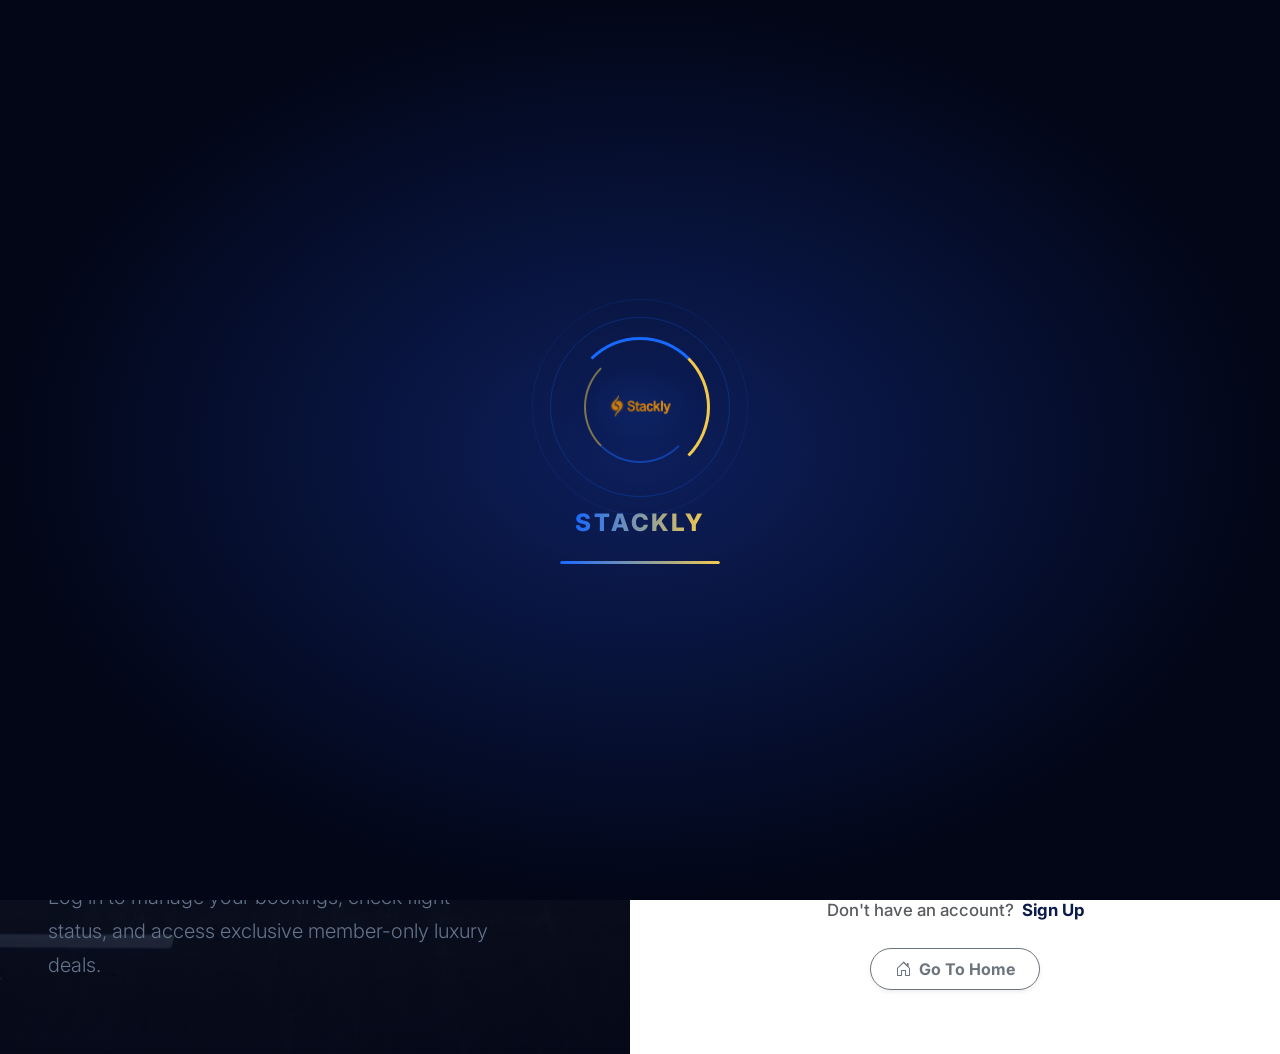
<file: login.html>
<!DOCTYPE html>
<html lang="en">
<head>
    <meta charset="UTF-8">
    <meta name="viewport" content="width=device-width, initial-scale=1.0">
    <title>Login - Stackly Flight Booking</title>
    
    <!-- Google Fonts: Inter -->
    <link rel="preconnect" href="https://fonts.googleapis.com">
    <link rel="preconnect" href="https://fonts.gstatic.com" crossorigin>
    <link href="https://fonts.googleapis.com/css2?family=Inter:wght@300;400;500;600;700;800&display=swap" rel="stylesheet">
    
    <!-- Bootstrap 5 CSS -->
    <link href="https://cdn.jsdelivr.net/npm/bootstrap@5.3.2/dist/css/bootstrap.min.css" rel="stylesheet">
    
    <!-- Bootstrap Icons -->
    <link rel="stylesheet" href="https://cdn.jsdelivr.net/npm/bootstrap-icons@1.11.1/font/bootstrap-icons.css">
    
    <!-- AOS Animation CSS -->
    <link href="https://unpkg.com/aos@2.3.1/dist/aos.css" rel="stylesheet">
    
    <!-- Custom CSS -->
    <link rel="stylesheet" href="css/style.css">
    
    <style>
        .split-layout {
            min-height: 100vh;
            display: flex;
        }
        .split-image {
            flex: 1;
            background-image: url('assets/images/login-bg.webp');
            background-size: cover;
            background-position: center;
            position: relative;
            display: none;
        }
        @media (min-width: 992px) {
            .split-image {
                display: block;
            }
        }
        .split-image::after {
            content: '';
            position: absolute;
            top: 0; left: 0; right: 0; bottom: 0;
            background: linear-gradient(to bottom, rgba(2, 6, 23, 0.2), rgba(2, 6, 23, 0.9));
        }
        .split-form {
            flex: 1;
            max-width: 650px;
            display: flex;
            flex-direction: column;
            justify-content: center;
            padding: 4rem;
            background-color: var(--white);
            position: relative;
        }
        @media (max-width: 767.98px) {
            .split-form {
                padding: 2rem 1.5rem;
            }
        }
        .auth-brand {
            font-size: 1.5rem;
            font-weight: 800;
            letter-spacing: -0.04em;
            color: var(--primary) !important;
            text-decoration: none;
            margin-bottom: 3rem;
            display: inline-block;
        }
        
        .premium-input {
            border: 1px solid #E2E8F0;
            background-color: #F8FAFC !important;
            padding: 14px 20px;
            transition: var(--transition-fast);
        }
        .premium-input:focus {
            border-color: var(--blue);
            box-shadow: 0 0 0 4px rgba(23, 105, 255, 0.1);
        }
        .input-group-text.premium-input-icon {
            background-color: #F8FAFC;
            border: 1px solid #E2E8F0;
            border-right: none;
            padding-left: 20px;
        }
        .premium-input.with-icon {
            border-left: none;
        }
    </style>
</head>
<body>

    <!-- ===== PAGE LOADER ===== -->
    <div id="page-loader">
        <div class="loader-ring-wrap">
            <div class="loader-ripple"></div>
            <div class="loader-ripple"></div>
            <div class="loader-ring"></div>
            <div class="loader-ring-inner"></div>
            <img class="loader-logo" src="assets/images/logo.webp" alt="Stackly">
        </div>
        <div class="loader-brand">STACKLY</div>
        <div class="loader-progress-track">
            <div class="loader-progress-bar"></div>
        </div>
    </div>
    <!-- ===== END LOADER ===== -->


    <div class="split-layout">
        <!-- Left Image -->
        <div class="split-image">
            <div class="position-absolute bottom-0 start-0 p-5 z-3 text-white" data-aos="zoom-in-down" data-aos-duration="1000">
                <span class="badge bg-white text-dark rounded-pill px-3 py-2 fw-bold mb-4 shadow-sm">Stackly Member</span>
                <h2 class="display-5 fw-bold mb-3 letter-spacing-n1">Your Next Adventure Awaits</h2>
                <p class="lead text-white-75 mb-4" style="max-width: 450px;">Log in to manage your bookings, check flight status, and access exclusive member-only luxury deals.</p>
            </div>
        </div>
        
        <!-- Right Form -->
        <div class="split-form">
            <!-- Back button overlay for UX -->

            
            <a href="index.html" class="auth-brand" data-aos="zoom-in-up" data-aos-delay="100">
                <img src="assets/images/logo.webp" alt="Stackly Logo" style="height:38px; width:auto; object-fit:contain;">
            </a>
            
            <h2 class="fw-bold mb-2 auth-title letter-spacing-n1" data-aos="zoom-in-up" data-aos-delay="200">Welcome Back</h2>
            <p class="text-muted mb-5 auth-subtitle" data-aos="zoom-in-up" data-aos-delay="300">Please enter your details to sign in.</p>
            
            <form class="auth-form needs-validation" novalidate>
                <div class="mb-4" data-aos="zoom-in-up" data-aos-delay="400">
                    <label class="form-label fw-bold text-muted small text-uppercase letter-spacing-1">Role</label>
                    <div class="input-group">
                        <span class="input-group-text premium-input-icon"><i class="bi bi-person-badge text-muted"></i></span>
                        <select class="form-select premium-input with-icon text-muted" required>
                            <option value="" selected disabled>Select your role</option>
                            <option value="client">Client</option>
                            <option value="admin">Admin</option>
                        </select>
                    </div>
                </div>
                <div class="mb-4" data-aos="zoom-in-up" data-aos-delay="500">
                    <label class="form-label fw-bold text-muted small text-uppercase letter-spacing-1">Email Address</label>
                    <div class="input-group">
                        <span class="input-group-text premium-input-icon"><i class="bi bi-envelope text-muted"></i></span>
                        <input type="email" class="form-control premium-input with-icon" placeholder="Enter your email" required>
                    </div>
                </div>
                <div class="mb-4" data-aos="zoom-in-up" data-aos-delay="600">
                    <label class="form-label fw-bold text-muted small text-uppercase letter-spacing-1">Password</label>
                    <div class="input-group">
                        <span class="input-group-text premium-input-icon"><i class="bi bi-lock text-muted"></i></span>
                        <input type="password" id="passwordInput" class="form-control premium-input with-icon" placeholder="••••••••" minlength="8" required>
                        <button class="btn d-none" type="button" id="togglePassword" style="background-color: #F8FAFC; border: 1px solid #E2E8F0; border-left: none; padding-left: 10px; padding-right: 20px;">
                            <i class="bi bi-eye-slash text-muted" id="togglePasswordIcon"></i>
                        </button>
                    </div>
                </div>
                <div class="d-flex justify-content-between align-items-center mb-5" data-aos="zoom-in-up" data-aos-delay="700">
                    <div class="form-check">
                        <input class="form-check-input" type="checkbox" id="remember">
                        <label class="form-check-label text-muted fw-medium" for="remember">Remember for 30 days</label>
                    </div>
                    <a href="404.html" class="text-primary fw-bold text-decoration-none hover-border-primary pb-1 border-bottom border-2 border-transparent transition-fast">Forgot password?</a>
                </div>
                
                <button type="submit" class="btn btn-premium w-100 py-3 mb-4 justify-content-center fs-6">Sign In <i class="bi bi-arrow-right ms-2"></i></button>
                
                <div class="text-center mb-4 position-relative">
                    <hr class="text-muted opacity-25">
                    <span class="text-muted fw-medium small px-3 bg-white position-absolute top-50 start-50 translate-middle">Or continue with</span>
                </div>
                
                <div class="d-flex gap-3 mb-5">
                    <a href="404.html" class="btn btn-outline-secondary w-50 py-2 d-flex align-items-center justify-content-center gap-2 fw-bold text-dark border-light shadow-sm hover-lift text-decoration-none">
                        <i class="bi bi-google text-danger fs-5"></i> Google
                    </a>
                    <a href="404.html" class="btn btn-outline-secondary w-50 py-2 d-flex align-items-center justify-content-center gap-2 fw-bold text-dark border-light shadow-sm hover-lift text-decoration-none">
                        <i class="bi bi-apple text-dark fs-5"></i> Apple
                    </a>
                </div>
                
                <p class="text-center text-muted fw-medium mb-4">
                    Don't have an account? <a href="signup.html" class="text-primary fw-bold text-decoration-none ms-1">Sign Up</a>
                </p>
                
                <div class="text-center mt-3">
                    <a href="index.html" class="btn btn-outline-secondary rounded-pill px-4 py-2 fw-bold shadow-sm hover-lift"><i class="bi bi-house-door me-2"></i>Go To Home</a>
                </div>
            </form>
        </div>
    </div>

    <script src="https://cdnjs.cloudflare.com/ajax/libs/gsap/3.12.2/gsap.min.js"></script>
    <script src="https://unpkg.com/aos@2.3.1/dist/aos.js"></script>
    <script src="js/script.js"></script>
    <script>
        document.addEventListener('DOMContentLoaded', () => {
            // Refresh AOS after the page loader finishes (2000ms) to ensure animations trigger on non-scrolling page
            setTimeout(() => {
                if (typeof AOS !== 'undefined') {
                    AOS.refresh();
                }
            }, 2100);
            // Toggle Password
            const togglePasswordBtn = document.getElementById('togglePassword');
            const passwordInput = document.getElementById('passwordInput');
            const togglePasswordIcon = document.getElementById('togglePasswordIcon');
            
            if (togglePasswordBtn && passwordInput) {
                // Show/hide eye icon based on input
                passwordInput.addEventListener('input', () => {
                    if (passwordInput.value.length > 0) {
                        togglePasswordBtn.classList.remove('d-none');
                        passwordInput.style.borderRight = 'none';
                    } else {
                        togglePasswordBtn.classList.add('d-none');
                        passwordInput.style.borderRight = '';
                        
                        // Reset type to password when cleared
                        passwordInput.setAttribute('type', 'password');
                        togglePasswordIcon.classList.remove('bi-eye');
                        togglePasswordIcon.classList.add('bi-eye-slash');
                    }
                });

                togglePasswordBtn.addEventListener('click', () => {
                    const type = passwordInput.getAttribute('type') === 'password' ? 'text' : 'password';
                    passwordInput.setAttribute('type', type);
                    
                    if (type === 'password') {
                        togglePasswordIcon.classList.remove('bi-eye');
                        togglePasswordIcon.classList.add('bi-eye-slash');
                    } else {
                        togglePasswordIcon.classList.remove('bi-eye-slash');
                        togglePasswordIcon.classList.add('bi-eye');
                    }
                });
            }

            // Form Validation
            const form = document.querySelector('.needs-validation');
            const roleSelect = document.querySelector('.form-select');
            
            form.addEventListener('submit', (e) => {
                e.preventDefault(); // Prevent default form submission
                
                if (!form.checkValidity()) {
                    e.stopPropagation();
                    form.classList.add('was-validated');
                } else {
                    // Valid form, redirect based on selected role
                    const role = roleSelect.value;
                    const email = document.querySelector('input[type="email"]').value;
                    localStorage.setItem('userEmail', email);
                    
                    const storedName = localStorage.getItem('user_' + email.toLowerCase());
                    
                    if (role === 'admin') {
                        localStorage.setItem('userName', storedName ? storedName : 'Admin');
                        window.location.href = 'admin-dashboard.html';
                    } else if (role === 'client') {
                        localStorage.setItem('userName', storedName ? storedName : 'Client');
                        window.location.href = 'client-dashboard.html';
                    }
                }
            });
        });
    </script>
    <script src="js/loader.js"></script>
</body>
</html>
</file>
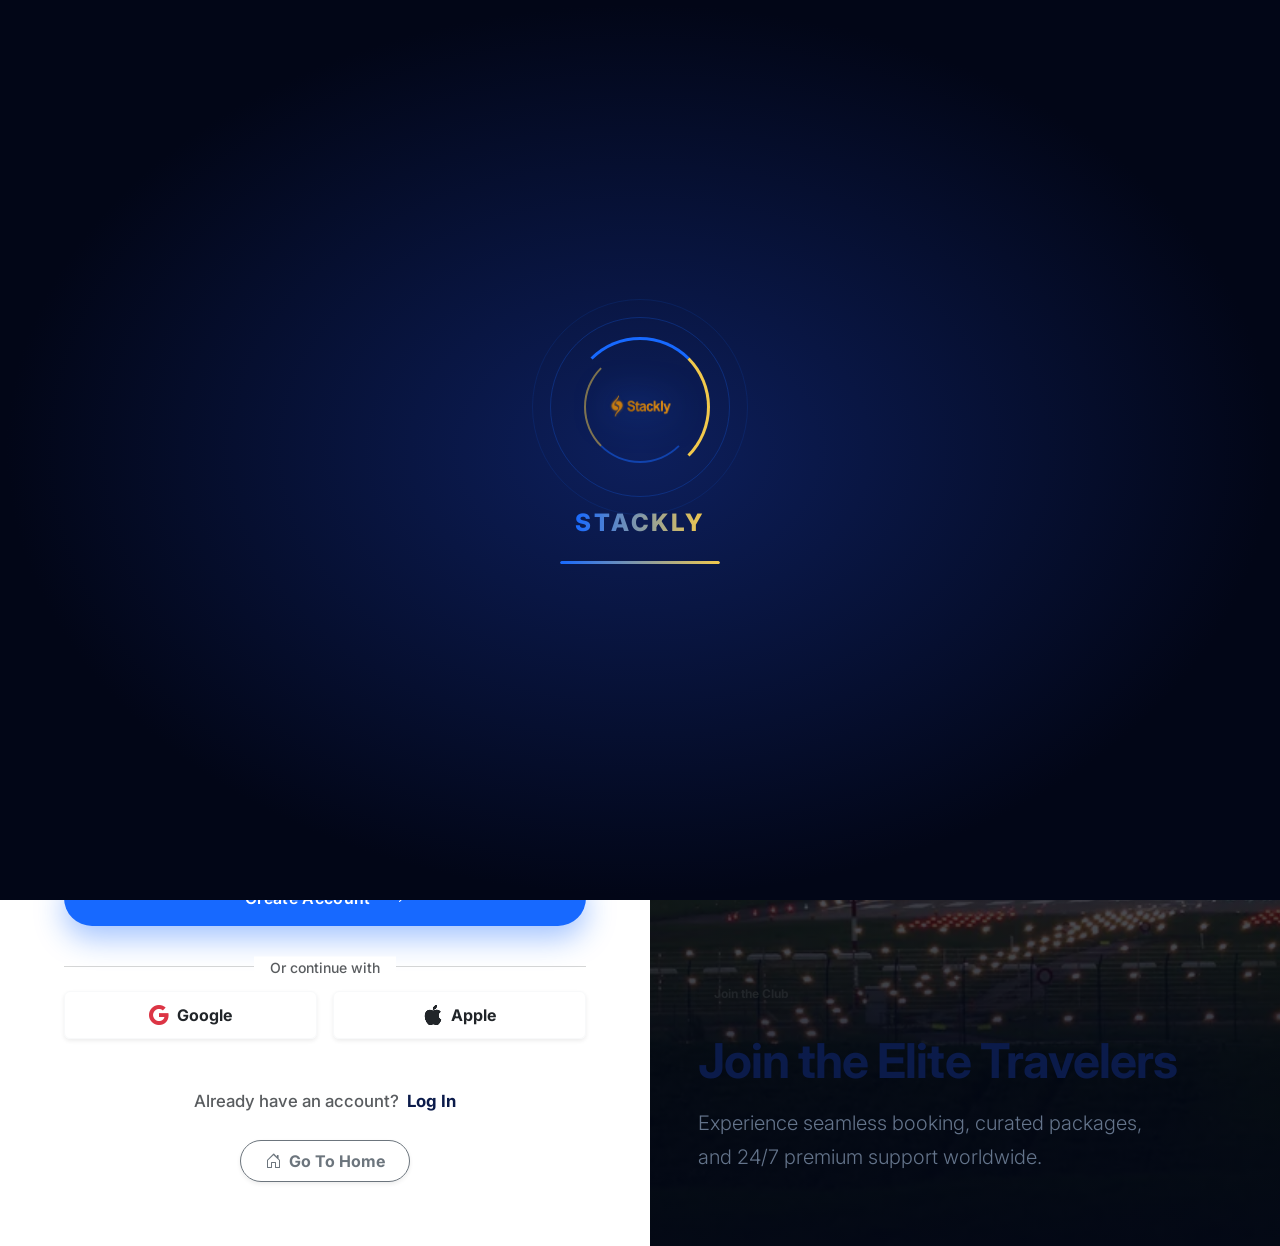
<file: signup.html>
<!DOCTYPE html>
<html lang="en">
<head>
    <meta charset="UTF-8">
    <meta name="viewport" content="width=device-width, initial-scale=1.0">
    <title>Sign Up - Stackly Flight Booking</title>
    
    <!-- Google Fonts: Inter -->
    <link rel="preconnect" href="https://fonts.googleapis.com">
    <link rel="preconnect" href="https://fonts.gstatic.com" crossorigin>
    <link href="https://fonts.googleapis.com/css2?family=Inter:wght@300;400;500;600;700;800&display=swap" rel="stylesheet">
    
    <!-- Bootstrap 5 CSS -->
    <link href="https://cdn.jsdelivr.net/npm/bootstrap@5.3.2/dist/css/bootstrap.min.css" rel="stylesheet">
    
    <!-- Bootstrap Icons -->
    <link rel="stylesheet" href="https://cdn.jsdelivr.net/npm/bootstrap-icons@1.11.1/font/bootstrap-icons.css">
    
    <!-- AOS Animation CSS -->
    <link href="https://unpkg.com/aos@2.3.1/dist/aos.css" rel="stylesheet">
    
    <!-- Custom CSS -->
    <link rel="stylesheet" href="css/style.css">
    
    <style>
        .split-layout {
            min-height: 100vh;
            display: flex;
        }
        .split-image {
            flex: 1;
            background-image: url('assets/images/signup-bg.webp');
            background-size: cover;
            background-position: center;
            position: relative;
            display: none;
        }
        @media (min-width: 992px) {
            .split-image {
                display: block;
            }
        }
        .split-image::after {
            content: '';
            position: absolute;
            top: 0; left: 0; right: 0; bottom: 0;
            background: linear-gradient(to bottom, rgba(2, 6, 23, 0.2), rgba(2, 6, 23, 0.9));
        }
        .split-form {
            flex: 1;
            max-width: 650px;
            display: flex;
            flex-direction: column;
            justify-content: center;
            padding: 4rem;
            background-color: var(--white);
            overflow-y: auto;
            position: relative;
        }
        @media (max-width: 767.98px) {
            .split-form {
                padding: 2rem 1.5rem;
            }
        }
        .auth-brand {
            font-size: 1.5rem;
            font-weight: 800;
            letter-spacing: -0.04em;
            color: var(--primary) !important;
            text-decoration: none;
            margin-bottom: 2rem;
            display: inline-block;
        }
        
        .premium-input {
            border: 1px solid #E2E8F0;
            background-color: #F8FAFC !important;
            padding: 14px 20px;
            transition: var(--transition-fast);
        }
        .premium-input:focus {
            border-color: var(--blue);
            box-shadow: 0 0 0 4px rgba(23, 105, 255, 0.1);
        }

        .password-strength {
            height: 4px;
            width: 100%;
            background-color: #E2E8F0;
            border-radius: 2px;
            margin-top: 8px;
            overflow: hidden;
        }
        .password-strength-bar {
            height: 100%;
            width: 0%;
            transition: width 0.4s ease, background-color 0.4s ease;
        }
        
        .was-validated .form-check-input:invalid ~ .form-check-label,
        .was-validated .form-check-input:invalid ~ .form-check-label a {
            color: #dc3545 !important;
        }
    </style>
</head>
<body>

    <!-- ===== PAGE LOADER ===== -->
    <div id="page-loader">
        <div class="loader-ring-wrap">
            <div class="loader-ripple"></div>
            <div class="loader-ripple"></div>
            <div class="loader-ring"></div>
            <div class="loader-ring-inner"></div>
            <img class="loader-logo" src="assets/images/logo.webp" alt="Stackly">
        </div>
        <div class="loader-brand">STACKLY</div>
        <div class="loader-progress-track">
            <div class="loader-progress-bar"></div>
        </div>
    </div>
    <!-- ===== END LOADER ===== -->


    <div class="split-layout">
        <!-- Right Form (Sign up kept consistent) -->
        <div class="split-form order-2 order-lg-1">

            
            <a href="index.html" class="auth-brand">
                <img src="assets/images/logo.webp" alt="Stackly Logo" style="height:38px; width:auto; object-fit:contain;">
            </a>
            
            <h2 class="fw-bold mb-2 auth-title letter-spacing-n1">Create an Account</h2>
            <p class="text-muted mb-4 auth-subtitle">Join Stackly to unlock premium features and deals.</p>
            
            <form class="auth-form needs-validation" novalidate>
                <div class="row g-3">
                    <div class="col-md-6 mb-3">
                        <label class="form-label fw-bold text-muted small text-uppercase letter-spacing-1">First Name</label>
                        <input type="text" id="firstName" class="form-control premium-input" placeholder="John" required>
                    </div>
                    <div class="col-md-6 mb-3">
                        <label class="form-label fw-bold text-muted small text-uppercase letter-spacing-1">Last Name</label>
                        <input type="text" id="lastName" class="form-control premium-input" placeholder="Doe" required>
                    </div>
                </div>
                
                <div class="mb-3">
                    <label class="form-label fw-bold text-muted small text-uppercase letter-spacing-1">Email Address</label>
                    <input type="email" id="email" class="form-control premium-input" placeholder="john@example.com" required>
                </div>
                
                <div class="mb-3">
                    <label class="form-label fw-bold text-muted small text-uppercase letter-spacing-1">Role</label>
                    <select class="form-select premium-input text-muted" required>
                        <option value="" selected disabled>Select your role</option>
                        <option value="client">Client</option>
                        <option value="admin">Admin</option>
                    </select>
                </div>
                
                <div class="mb-3 position-relative">
                    <label class="form-label fw-bold text-muted small text-uppercase letter-spacing-1">Password</label>
                    <div class="position-relative">
                        <input type="password" class="form-control premium-input pe-5" id="password" placeholder="Create a strong password" minlength="8" required>
                        <i class="bi bi-eye-slash text-muted position-absolute top-50 end-0 translate-middle-y me-3 d-none" style="cursor: pointer;" id="togglePassword"></i>
                    </div>
                    <div class="password-strength">
                        <div class="password-strength-bar" id="strengthBar"></div>
                    </div>
                    <small class="text-muted fw-medium mt-1 d-block" id="strengthText">Use at least 8 characters</small>
                </div>
                
                <div class="mb-3 position-relative">
                    <label class="form-label fw-bold text-muted small text-uppercase letter-spacing-1">Confirm Password</label>
                    <div class="position-relative">
                        <input type="password" class="form-control premium-input pe-5" id="confirmPassword" placeholder="Confirm your password" minlength="8" required>
                        <i class="bi bi-eye-slash text-muted position-absolute top-50 end-0 translate-middle-y me-3 d-none" style="cursor: pointer;" id="toggleConfirmPassword"></i>
                    </div>
                    <small class="text-muted fw-medium mt-1 d-block">Use at least 8 characters</small>
                </div>
                
                <div class="form-check mb-4 mt-4">
                    <input class="form-check-input mt-1" type="checkbox" id="terms" required>
                    <label class="form-check-label text-muted fw-medium small lh-sm" for="terms">
                        By creating an account, I agree to Stackly's <a href="404.html" class="text-primary fw-bold text-decoration-none">Terms & Conditions</a> and <a href="404.html" class="text-primary fw-bold text-decoration-none">Privacy Policy</a>.
                    </label>
                </div>
                
                <button type="submit" class="btn btn-premium w-100 py-3 mb-4 justify-content-center fs-6">Create Account <i class="bi bi-arrow-right ms-2"></i></button>
                
                <div class="text-center mb-4 position-relative">
                    <hr class="text-muted opacity-25">
                    <span class="text-muted fw-medium small px-3 bg-white position-absolute top-50 start-50 translate-middle">Or continue with</span>
                </div>
                
                <div class="d-flex gap-3 mb-5">
                    <button type="button" class="btn btn-outline-secondary w-50 py-2 d-flex align-items-center justify-content-center gap-2 fw-bold text-dark border-light shadow-sm hover-lift">
                        <i class="bi bi-google text-danger fs-5"></i> Google
                    </button>
                    <button type="button" class="btn btn-outline-secondary w-50 py-2 d-flex align-items-center justify-content-center gap-2 fw-bold text-dark border-light shadow-sm hover-lift">
                        <i class="bi bi-apple text-dark fs-5"></i> Apple
                    </button>
                </div>
                
                <p class="text-center text-muted fw-medium mb-4">
                    Already have an account? <a href="login.html" class="text-primary fw-bold text-decoration-none ms-1">Log In</a>
                </p>
                
                <div class="text-center mt-3">
                    <a href="index.html" class="btn btn-outline-secondary rounded-pill px-4 py-2 fw-bold shadow-sm hover-lift"><i class="bi bi-house-door me-2"></i>Go To Home</a>
                </div>
            </form>
        </div>
        
        <!-- Left Image -->
        <div class="split-image order-1 order-lg-2">
            <div class="position-absolute bottom-0 start-0 p-5 z-3 text-white">
                <span class="badge bg-gold text-dark rounded-pill px-3 py-2 fw-bold mb-4 shadow-sm" data-aos="zoom-in-up" data-aos-delay="100">Join the Club</span>
                <h2 class="display-5 fw-bold mb-3 letter-spacing-n1" data-aos="zoom-in-up" data-aos-delay="200">Join the Elite Travelers</h2>
                <p class="lead text-white-75 mb-4" style="max-width: 450px;" data-aos="zoom-in-up" data-aos-delay="300">Experience seamless booking, curated packages, and 24/7 premium support worldwide.</p>
            </div>
        </div>
    </div>

    <script src="https://cdnjs.cloudflare.com/ajax/libs/gsap/3.12.2/gsap.min.js"></script>
    <script src="https://unpkg.com/aos@2.3.1/dist/aos.js"></script>
    <script src="js/script.js"></script>
    <script>
        document.addEventListener('DOMContentLoaded', () => {
            const tl = gsap.timeline();
            tl.from('.auth-brand', { y: 20, opacity: 0, duration: 0.6, ease: 'power3.out' })
              .from('.auth-title', { y: 20, opacity: 0, duration: 0.6, ease: 'power3.out' }, '-=0.4')
              .from('.auth-subtitle', { y: 20, opacity: 0, duration: 0.6, ease: 'power3.out' }, '-=0.4')
              .from('.auth-form', { y: 20, opacity: 0, duration: 0.8, ease: 'power3.out' }, '-=0.4');
              
            // Password Strength Indicator
            const password = document.getElementById('password');
            const strengthBar = document.getElementById('strengthBar');
            const strengthText = document.getElementById('strengthText');
            const togglePassword = document.getElementById('togglePassword');
            const confirmPassword = document.getElementById('confirmPassword');
            const toggleConfirmPassword = document.getElementById('toggleConfirmPassword');
            
            // Handle visibility of icons based on input
            password.addEventListener('input', () => {
                if (password.value.length > 0) {
                    togglePassword.classList.remove('d-none');
                } else {
                    togglePassword.classList.add('d-none');
                    password.setAttribute('type', 'password');
                    togglePassword.classList.remove('bi-eye');
                    togglePassword.classList.add('bi-eye-slash');
                }
            });

            confirmPassword.addEventListener('input', () => {
                if (confirmPassword.value.length > 0) {
                    toggleConfirmPassword.classList.remove('d-none');
                } else {
                    toggleConfirmPassword.classList.add('d-none');
                    confirmPassword.setAttribute('type', 'password');
                    toggleConfirmPassword.classList.remove('bi-eye');
                    toggleConfirmPassword.classList.add('bi-eye-slash');
                }
            });

            togglePassword.addEventListener('click', function() {
                const type = password.getAttribute('type') === 'password' ? 'text' : 'password';
                password.setAttribute('type', type);
                this.classList.toggle('bi-eye');
                this.classList.toggle('bi-eye-slash');
            });
            
            toggleConfirmPassword.addEventListener('click', function() {
                const type = confirmPassword.getAttribute('type') === 'password' ? 'text' : 'password';
                confirmPassword.setAttribute('type', type);
                this.classList.toggle('bi-eye');
                this.classList.toggle('bi-eye-slash');
            });

            password.addEventListener('input', () => {
                const val = password.value;
                let strength = 0;
                
                if (val.length === 0) {
                    strength = 0;
                } else if (val.length >= 8) {
                    strength = 100; // Strong
                } else if (val.length >= 5) {
                    strength = 60; // Fair
                } else {
                    strength = 30; // Weak
                }
                
                strengthBar.style.width = strength + '%';
                
                if (strength === 0) {
                    strengthBar.style.backgroundColor = 'transparent';
                    strengthText.innerText = 'Use at least 8 characters';
                    strengthText.className = 'text-muted fw-medium mt-1 d-block';
                } else if (strength <= 40) {
                    strengthBar.style.backgroundColor = '#ef4444'; // red
                    strengthText.innerText = 'Weak';
                    strengthText.className = 'text-danger fw-bold mt-1 d-block';
                } else if (strength <= 80) {
                    strengthBar.style.backgroundColor = '#f59e0b'; // orange
                    strengthText.innerText = 'Fair';
                    strengthText.className = 'text-warning fw-bold mt-1 d-block';
                } else {
                    strengthBar.style.backgroundColor = '#10b981'; // green
                    strengthText.innerText = 'Strong';
                    strengthText.className = 'text-success fw-bold mt-1 d-block';
                }
            });
            
            // Form Validation
            const form = document.querySelector('.needs-validation');
            form.addEventListener('submit', (e) => {
                e.preventDefault(); // Always prevent default form submission first
                
                // Custom validation for confirm password
                if (password.value !== confirmPassword.value) {
                    confirmPassword.setCustomValidity("Passwords do not match");
                } else {
                    confirmPassword.setCustomValidity("");
                }
                
                if (!form.checkValidity()) {
                    e.stopPropagation();
                    form.classList.add('was-validated');
                } else {
                    // Save name to localStorage linked to email
                    const firstName = document.getElementById('firstName').value;
                    const lastName = document.getElementById('lastName').value;
                    const email = document.getElementById('email').value.toLowerCase();
                    const fullName = firstName + ' ' + lastName;
                    localStorage.setItem('user_' + email, fullName);
                    localStorage.setItem('userName', fullName); // For immediate use if needed
                    
                    // Redirect to login page
                    window.location.href = 'login.html';
                }
            });
        });
    </script>
    <script src="js/loader.js"></script>
</body>
</html>
</file>
<file: css/style.css>
/* 
=================================================
Stackly - Premium Flight Booking Platform
CSS Architecture & Design System (Refined)
=================================================
*/

/* 1. Variables & Root */
:root {
    --primary: #0B1B4A;
    --dark: #020617;
    /* Deeper navy */
    --blue: #1769FF;
    --blue-glow: rgba(23, 105, 255, 0.4);
    --gold: #F2C94C;
    --gold-light: #FDF9EC;
    --beige-bg: #F9F6F0;
    --light: #F8FAFC;
    --white: #FFFFFF;
    --text-dark: #0F172A;
    --text-muted: #64748B;

    --transition-fast: 0.2s cubic-bezier(0.4, 0, 0.2, 1);
    --transition-normal: 0.4s cubic-bezier(0.4, 0, 0.2, 1);
    --transition-slow: 0.7s cubic-bezier(0.4, 0, 0.2, 1);

    --radius-sm: 12px;
    --radius-md: 20px;
    --radius-lg: 32px;

    --shadow-sm: 0 4px 20px rgba(2, 6, 23, 0.04);
    --shadow-md: 0 10px 40px rgba(2, 6, 23, 0.08);
    --shadow-lg: 0 24px 60px rgba(2, 6, 23, 0.12);
    --shadow-blue: 0 12px 30px var(--blue-glow);
}

/* =============================================
   GLOBAL SCROLLBAR HIDING
   ============================================= */
/* Hide scrollbar for Chrome, Safari and Opera */
::-webkit-scrollbar {
    display: none;
}

/* Hide scrollbar for IE, Edge and Firefox */
* {
    -ms-overflow-style: none;
    /* IE and Edge */
    scrollbar-width: none;
    /* Firefox */
}

/* =============================================
   PAGE LOADER — Spinning Logo Overlay
   ============================================= */
#page-loader {
    position: fixed;
    inset: 0;
    z-index: 99999;
    display: flex;
    flex-direction: column;
    align-items: center;
    justify-content: center;
    background: radial-gradient(ellipse at center, #0d1f5c 0%, #020617 70%);
    transition: opacity 0.5s ease, visibility 0.5s ease;
}

#page-loader.loader-hidden {
    opacity: 0;
    visibility: hidden;
    pointer-events: none;
}

/* Spinning ring wrapper */
.loader-ring-wrap {
    position: relative;
    width: 140px;
    height: 140px;
    display: flex;
    align-items: center;
    justify-content: center;
}

/* Outer spinning ring */
.loader-ring {
    position: absolute;
    inset: 0;
    border-radius: 50%;
    border: 3px solid transparent;
    border-top-color: #1769FF;
    border-right-color: #F2C94C;
    animation: loaderSpin 1.2s cubic-bezier(0.5, 0.1, 0.5, 0.9) infinite;
}

/* Inner ring (opposite direction) */
.loader-ring-inner {
    position: absolute;
    inset: 14px;
    border-radius: 50%;
    border: 2px solid transparent;
    border-bottom-color: rgba(23, 105, 255, 0.5);
    border-left-color: rgba(242, 201, 76, 0.5);
    animation: loaderSpin 0.8s linear infinite reverse;
}

/* Logo image — pulsing in center */
.loader-logo {
    width: 72px;
    height: 72px;
    object-fit: contain;
    border-radius: 16px;
    animation: loaderPulse 1.2s ease-in-out infinite;
    filter: drop-shadow(0 0 18px rgba(23, 105, 255, 0.7));
    position: relative;
    z-index: 2;
}

/* Ripple rings */
.loader-ripple {
    position: absolute;
    inset: -20px;
    border-radius: 50%;
    border: 1px solid rgba(23, 105, 255, 0.25);
    animation: loaderRipple 2s ease-out infinite;
}

.loader-ripple:nth-child(2) {
    inset: -38px;
    border-color: rgba(23, 105, 255, 0.12);
    animation-delay: 0.5s;
}

/* Brand text */
.loader-brand {
    margin-top: 28px;
    font-family: 'Inter', sans-serif;
    font-size: 1.5rem;
    font-weight: 800;
    letter-spacing: 0.12em;
    background: linear-gradient(90deg, #1769FF 0%, #F2C94C 100%);
    -webkit-background-clip: text;
    -webkit-text-fill-color: transparent;
    background-clip: text;
    animation: loaderPulse 1.4s ease-in-out infinite;
}

/* Progress bar */
.loader-progress-track {
    margin-top: 20px;
    width: 160px;
    height: 3px;
    background: rgba(255, 255, 255, 0.08);
    border-radius: 100px;
    overflow: hidden;
}

.loader-progress-bar {
    height: 100%;
    width: 0%;
    background: linear-gradient(90deg, #1769FF, #F2C94C);
    border-radius: 100px;
    animation: loaderProgress 2s ease-out forwards;
}

/* Keyframes */
@keyframes loaderSpin {
    to {
        transform: rotate(360deg);
    }
}

@keyframes loaderPulse {

    0%,
    100% {
        opacity: 1;
        transform: scale(1);
    }

    50% {
        opacity: 0.75;
        transform: scale(0.95);
    }
}

@keyframes loaderRipple {
    0% {
        transform: scale(0.9);
        opacity: 0.6;
    }

    100% {
        transform: scale(1.3);
        opacity: 0;
    }
}

@keyframes loaderProgress {
    0% {
        width: 0%;
    }

    60% {
        width: 70%;
    }

    100% {
        width: 100%;
    }
}

/* Page Transition Overlay (legacy) */
.page-transition-overlay {
    position: fixed;
    top: 0;
    left: 0;
    right: 0;
    bottom: 0;
    background-color: var(--dark);
    z-index: 9998;
    pointer-events: none;
}

/* 2. Reset & Typography */
html, body {
    overflow-x: hidden;
    max-width: 100%;
    width: 100%;
}

body {
    font-family: 'Inter', -apple-system, sans-serif;
    color: var(--text-dark);
    background-color: var(--beige-bg);
    -webkit-font-smoothing: antialiased;
    -moz-osx-font-smoothing: grayscale;
}

h1,
h2,
h3,
h4,
h5,
h6 {
    font-weight: 700;
    color: var(--primary);
    margin-bottom: 1rem;
    letter-spacing: -0.02em;
}

p {
    color: var(--text-muted);
    line-height: 1.7;
    font-size: 1.05rem;
}

a {
    text-decoration: none;
    color: var(--blue);
    transition: var(--transition-normal);
}

a:hover {
    color: var(--primary);
}

/* 3. Utility Classes */
.bg-primary {
    background-color: var(--primary) !important;
}

.bg-dark {
    background-color: var(--dark) !important;
}

.bg-blue {
    background-color: var(--blue) !important;
}

.bg-light {
    background-color: var(--light) !important;
}

.text-primary {
    color: var(--primary) !important;
}

.text-blue {
    color: var(--blue) !important;
}

.text-gold {
    color: var(--gold) !important;
}

/* Enhanced Glassmorphism */
.glass-panel {
    background: rgba(255, 255, 255, 0.85);
    backdrop-filter: blur(20px);
    -webkit-backdrop-filter: blur(20px);
    border: 1px solid rgba(255, 255, 255, 0.8);
    border-radius: var(--radius-lg);
    box-shadow: var(--shadow-md);
}

.glass-panel-dark {
    background: rgba(11, 27, 74, 0.6);
    backdrop-filter: blur(24px);
    -webkit-backdrop-filter: blur(24px);
    border: 1px solid rgba(255, 255, 255, 0.15);
    border-radius: var(--radius-lg);
    box-shadow: 0 20px 40px rgba(0, 0, 0, 0.3);
}

/* 4. Navbar */
.navbar {
    padding: 1.5rem 0;
    transition: var(--transition-normal);
    z-index: 1030;
    border-bottom: 1px solid transparent;
}

.navbar.scrolled {
    background: rgba(255, 255, 255, 0.95);
    backdrop-filter: blur(20px);
    -webkit-backdrop-filter: blur(20px);
    padding: 1rem 0;
    box-shadow: var(--shadow-sm);
    border-bottom: 1px solid rgba(0, 0, 0, 0.05);
}

.navbar-brand {
    font-size: 1.5rem;
    font-weight: 800;
    letter-spacing: -0.04em;
    color: var(--primary) !important;
}

.navbar-dark .navbar-brand {
    color: var(--white) !important;
}

.navbar.scrolled .navbar-brand {
    color: var(--primary) !important;
}

.nav-link {
    font-weight: 600;
    font-size: 0.95rem;
    color: var(--text-dark) !important;
    margin: 0 1rem;
    position: relative;
    letter-spacing: 0.01em;
}

.navbar-dark:not(.scrolled) .nav-link {
    color: rgba(255, 255, 255, 0.95) !important;
}

.nav-link::after {
    content: '';
    position: absolute;
    bottom: -4px;
    left: 0;
    width: 0;
    height: 2px;
    background: var(--blue);
    transition: var(--transition-normal);
    border-radius: 2px;
}

.nav-link:hover::after,
.nav-link.active::after {
    width: 100%;
}

/* 5. Buttons & Micro-interactions */
.btn-premium {
    background: var(--blue);
    color: var(--white);
    padding: 14px 32px;
    border-radius: 50px;
    font-weight: 600;
    border: none;
    transition: var(--transition-normal);
    box-shadow: var(--shadow-blue);
    display: inline-flex;
    align-items: center;
    justify-content: center;
    gap: 10px;
    letter-spacing: 0.02em;
    position: relative;
    overflow: hidden;
}

.btn-premium i {
    transition: transform var(--transition-normal);
}

.btn-premium:hover {
    background: #1059df;
    transform: translateY(-3px);
    color: var(--white);
    box-shadow: 0 16px 40px var(--blue-glow);
}

.btn-premium:hover i {
    transform: translateX(4px);
}

.btn-outline-premium {
    background: transparent;
    color: var(--primary);
    padding: 14px 32px;
    border-radius: 50px;
    font-weight: 600;
    border: 2px solid var(--primary);
    transition: var(--transition-normal);
    letter-spacing: 0.02em;
}

.btn-outline-premium:hover {
    background: var(--primary);
    color: var(--white);
    transform: translateY(-3px);
    box-shadow: var(--shadow-sm);
}

.hero .btn-outline-premium {
    color: var(--white);
    border-color: rgba(255, 255, 255, 0.8);
}

.hero .btn-outline-premium:hover {
    background: var(--white);
    color: var(--primary);
}

.navbar-dark:not(.scrolled) .btn-outline-premium {
    color: var(--white);
    border-color: rgba(255, 255, 255, 0.8);
}

.navbar-dark:not(.scrolled) .btn-outline-premium:hover {
    background: var(--white);
    color: var(--primary);
    border-color: var(--white);
}

/* 6. Hero Section */

/* Premium Wave Text Animation (Stationary Color Flow) */
.wave-text {
    /* Premium Gold/Yellow gradient to simulate light flowing over a waving flag */
    background: linear-gradient(110deg,
            #F59E0B 0%,
            #Fcd34d 25%,
            #FFFbeb 40%,
            #Fcd34d 60%,
            #F59E0B 100%);
    background-size: 200% auto;
    color: transparent;
    -webkit-background-clip: text;
    background-clip: text;
    animation: premiumColorFlag 3s cubic-bezier(0.4, 0, 0.2, 1) infinite alternate;
    display: inline-block;
    /* Removed transform/movement to keep it fixed */
}

@keyframes premiumColorFlag {
    0% {
        background-position: 0% center;
    }

    100% {
        background-position: 200% center;
    }
}

/* Background Slideshow */
.hero-bg-slideshow {
    position: absolute;
    top: 0;
    left: 0;
    width: 100%;
    height: 100%;
    z-index: -2;
}

.hero-slide {
    position: absolute;
    top: 0;
    left: 0;
    width: 100%;
    height: 100%;
    background-size: cover;
    background-position: center;
    opacity: 0;
    transition: opacity 2s ease-in-out;
}

.hero-slide.active {
    opacity: 1;
}

.hero {
    position: relative;
    display: flex;
    align-items: center;
    background-size: cover;
    background-position: center;
    z-index: 1;
    overflow: hidden;
}

.hero-home {
    height: 100vh;
    min-height: 900px;
}

.hero::before {
    content: '';
    position: absolute;
    top: 0;
    left: 0;
    width: 100%;
    height: 100%;
    background: linear-gradient(135deg, rgba(2, 6, 23, 0.8) 0%, rgba(2, 6, 23, 0.2) 100%);
    z-index: -1;
}

.hero-title {
    font-size: 5.5rem;
    font-weight: 800;
    color: var(--white);
    line-height: 1.05;
    letter-spacing: -0.03em;
    margin-bottom: 1.5rem;
}

.hero-subtitle {
    font-size: 1.25rem;
    color: rgba(255, 255, 255, 0.9);
    margin-bottom: 3rem;
    max-width: 550px;
    font-weight: 400;
}

/* 7. Unified Flight Search Panel (SaaS Style) */
.search-panel {
    margin-top: -120px;
    position: relative;
    z-index: 10;
}

.search-tabs {
    border: none;
    margin-bottom: 0;
    padding-left: 20px;
}

.search-tabs .nav-link {
    color: rgba(255, 255, 255, 0.8) !important;
    font-weight: 600;
    border: none;
    padding: 1.2rem 2.5rem;
    border-radius: var(--radius-lg) var(--radius-lg) 0 0;
    background: rgba(11, 27, 74, 0.4);
    backdrop-filter: blur(10px);
    transition: var(--transition-normal);
}

.search-tabs .nav-link:hover {
    background: rgba(11, 27, 74, 0.6);
}

.search-tabs .nav-link.active {
    color: var(--primary) !important;
    background: var(--white);
}

.search-tabs .nav-link::after {
    display: none;
}

.search-body {
    background: var(--white);
    padding: 1.5rem;
    border-radius: var(--radius-lg);
    border-top-left-radius: 0;
    box-shadow: var(--shadow-lg);
    position: relative;
}

/* Premium Search Inputs Grid */
.search-input-group {
    display: flex;
    border: 1px solid #E2E8F0;
    border-radius: var(--radius-sm);
    transition: var(--transition-normal);
    background: var(--white);
}

.search-input-group:hover {
    border-color: #CBD5E1;
    box-shadow: var(--shadow-sm);
}

.search-input-item {
    flex: 1;
    position: relative;
    padding: 12px 20px;
    cursor: text;
}

.search-input-item:not(:last-child)::after {
    content: '';
    position: absolute;
    right: 0;
    top: 20%;
    height: 60%;
    width: 1px;
    background-color: #E2E8F0;
}

.search-input-item label {
    display: block;
    font-size: 0.8rem;
    font-weight: 600;
    color: var(--text-muted);
    margin-bottom: 2px;
    text-transform: uppercase;
    letter-spacing: 0.05em;
}

.search-input-item input,
.search-input-item select {
    border: none;
    padding: 0;
    font-size: 1.1rem;
    font-weight: 600;
    color: var(--primary);
    width: 100%;
    background: transparent;
    outline: none;
}

.search-input-item input::placeholder {
    color: #94A3B8;
    font-weight: 500;
}

.search-input-item select {
    cursor: pointer;
    appearance: none;
}

.search-input-item input[type="date"] {
    position: relative;
}

.search-input-item input[type="date"]::-webkit-calendar-picker-indicator {
    background: transparent;
    bottom: 0;
    color: transparent;
    cursor: pointer;
    height: auto;
    left: 0;
    position: absolute;
    right: 0;
    top: 0;
    width: auto;
}

/* 8. Sections & Spacing */
.section-padding {
    padding: 120px 0;
}

.section-header {
    text-align: center;
    margin-bottom: 4rem;
}

.section-title {
    font-size: 3rem;
    font-weight: 800;
    margin-bottom: 1rem;
    letter-spacing: -0.02em;
}

/* 9. Premium Cards */
.destination-card {
    border-radius: var(--radius-md);
    overflow: hidden;
    position: relative;
    border: none;
    box-shadow: var(--shadow-md);
    transition: var(--transition-slow);
    cursor: pointer;
    height: 450px;
    background-color: #000;
    /* Prevent white flash on hover scale */
}

.destination-card img {
    width: 100%;
    height: 100%;
    object-fit: cover;
    transition: transform 0.8s cubic-bezier(0.2, 0.8, 0.2, 1);
    opacity: 0.9;
}

.destination-card::before {
    content: '';
    position: absolute;
    top: 0;
    left: 0;
    width: 100%;
    height: 100%;
    background: linear-gradient(to top, rgba(2, 6, 23, 0.9) 0%, rgba(2, 6, 23, 0.2) 50%, transparent 100%);
    z-index: 1;
    transition: var(--transition-normal);
}

.destination-content {
    position: absolute;
    bottom: 0;
    left: 0;
    width: 100%;
    padding: 2.5rem;
    z-index: 2;
    color: var(--white);
    transform: translateY(20px);
    transition: var(--transition-normal);
}

.destination-card:hover {
    transform: translateY(-12px);
    box-shadow: var(--shadow-lg);
}

.destination-card:hover img {
    transform: scale(1.08);
    opacity: 1;
}

.destination-card:hover::before {
    background: linear-gradient(to top, rgba(2, 6, 23, 0.95) 0%, rgba(2, 6, 23, 0.4) 60%, transparent 100%);
}

.destination-card:hover .destination-content {
    transform: translateY(0);
}

/* Hotel & Deal Cards */
.card {
    transition: var(--transition-normal);
}

.hover-lift:hover {
    transform: translateY(-8px);
    box-shadow: var(--shadow-lg) !important;
}

/* 10. Advanced Airplane Scroll Animation */
.airplane-wrapper {
    position: absolute;
    top: 0;
    left: 0;
    width: 100%;
    height: 100%;
    pointer-events: none;
    z-index: 100;
    overflow: hidden;
}

#flightPath {
    position: absolute;
    top: 0;
    left: 50%;
    transform: translateX(-50%);
    width: 4px;
    /* SVG stroke handles visual */
    height: 100%;
    overflow: visible;
}

.scroll-airplane {
    position: absolute;
    width: 60px;
    height: 60px;
    /* Will be positioned by GSAP MotionPath */
    transform: translate(-50%, -50%);
    fill: var(--white);
    filter: drop-shadow(0 15px 25px rgba(2, 6, 23, 0.4));
    z-index: 101;
}

.route-node {
    position: absolute;
    width: 16px;
    height: 16px;
    background: var(--blue);
    border: 3px solid var(--white);
    border-radius: 50%;
    transform: translate(-50%, -50%);
    box-shadow: 0 0 0 0 rgba(23, 105, 255, 0.4);
    z-index: 100;
    opacity: 0.3;
    transition: all 0.4s ease;
}

.route-node.active {
    opacity: 1;
    box-shadow: 0 0 0 8px rgba(23, 105, 255, 0.2);
}

/* 11. Footer */
.footer {
    background-color: var(--dark);
    color: rgba(255, 255, 255, 0.6);
    padding: 100px 0 40px;
}

.footer h5 {
    color: var(--white);
    margin-bottom: 2rem;
    font-size: 1.1rem;
    letter-spacing: 0.05em;
    text-transform: uppercase;
}

.footer-link {
    color: rgba(255, 255, 255, 0.6);
    text-decoration: none;
    display: block;
    margin-bottom: 1rem;
    transition: var(--transition-fast);
    font-size: 0.95rem;
}

.footer-link:hover {
    color: var(--white);
    padding-left: 8px;
}

.social-icon {
    display: inline-flex;
    align-items: center;
    justify-content: center;
    width: 44px;
    height: 44px;
    border-radius: 50%;
    background: rgba(255, 255, 255, 0.05);
    color: var(--white);
    margin-right: 12px;
    transition: var(--transition-fast);
    border: 1px solid rgba(255, 255, 255, 0.1);
}

.social-icon:hover {
    background: var(--blue);
    color: var(--white);
    transform: translateY(-4px);
    border-color: var(--blue);
    box-shadow: 0 10px 20px rgba(23, 105, 255, 0.3);
}

/* 12. Marquee & Infinite Scroll */
.marquee-container {
    width: 100%;
    overflow: hidden;
    white-space: nowrap;
    position: relative;
}

.marquee-container::before,
.marquee-container::after {
    content: '';
    position: absolute;
    top: 0;
    width: 150px;
    height: 100%;
    z-index: 2;
}

.marquee-container::before {
    left: 0;
    background: linear-gradient(to right, var(--light), transparent);
}

.marquee-container::after {
    right: 0;
    background: linear-gradient(to left, var(--light), transparent);
}

.marquee-track {
    display: inline-block;
    animation: marquee 30s linear infinite;
}

.marquee-track:hover {
    animation-play-state: paused;
}

@keyframes marquee {
    0% {
        transform: translateX(0);
    }

    100% {
        transform: translateX(-50%);
    }
}

/* 13. Utilities */
.letter-spacing-1 {
    letter-spacing: 0.1em;
}

.letter-spacing-2 {
    letter-spacing: 0.2em;
}

.z-index-1 {
    z-index: 1;
}

.z-index-2 {
    z-index: 2;
}

/* Loading State Overlay for Search */
.search-loading-overlay {
    position: absolute;
    top: 0;
    left: 0;
    right: 0;
    bottom: 0;
    background: rgba(255, 255, 255, 0.9);
    backdrop-filter: blur(4px);
    border-radius: var(--radius-lg);
    display: flex;
    flex-direction: column;
    align-items: center;
    justify-content: center;
    z-index: 20;
    opacity: 0;
    pointer-events: none;
    transition: var(--transition-normal);
}

.search-loading-overlay.active {
    opacity: 1;
    pointer-events: auto;
}

.loader-plane {
    font-size: 2.5rem;
    color: var(--blue);
    animation: fly 2s infinite ease-in-out;
}

@keyframes fly {
    0% {
        transform: translate(-20px, 10px) rotate(-10deg);
        opacity: 0;
    }

    50% {
        transform: translate(0, 0) rotate(0deg);
        opacity: 1;
    }

    100% {
        transform: translate(20px, -10px) rotate(10deg);
        opacity: 0;
    }
}

/* Custom Form Validation Styles */
.was-validated .form-control:invalid,
.form-control.is-invalid {
    border-color: #ef4444;
    background-image: none;
}

.was-validated .form-control:invalid:focus,
.form-control.is-invalid:focus {
    box-shadow: 0 0 0 0.25rem rgba(239, 68, 68, 0.25);
}

/* Responsive Adjustments */
@media (max-width: 991.98px) {
    .hero-home {
        min-height: 700px;
    }

    .hero-title {
        font-size: 4rem;
    }

    .search-panel {
        margin-top: -60px;
    }

    .search-input-group {
        flex-direction: column;
    }

    .search-input-item:not(:last-child)::after {
        right: 20%;
        top: 100%;
        width: 60%;
        height: 1px;
    }

    /* Mobile Navbar Styling */
    .navbar-toggler-icon {
        background-image: none !important;
    }

    .navbar-toggler:focus {
        box-shadow: 0 0 0 0.1rem rgba(242, 201, 76, 0.25);
    }

    .navbar-collapse {
        background-color: var(--white);
        padding: 100px 1.5rem 2rem;
        position: fixed;
        top: 0;
        left: 0;
        right: 0;
        width: 100%;
        height: 100vh;
        z-index: 1040;
        display: flex;
        flex-direction: column;
        justify-content: flex-start;
        overflow: hidden !important; /* Prevent scrolling */
        overscroll-behavior: none;
        touch-action: none;
    }

    .navbar-toggler,
    .navbar-brand {
        z-index: 1050;
        position: relative;
    }

    .navbar-dark .navbar-nav {
        width: 100%;
        text-align: center;
        margin-bottom: 1rem;
    }

    .navbar-dark .navbar-nav .nav-item {
        margin-bottom: 0.5rem;
    }

    .navbar-dark .navbar-nav .nav-link {
        color: var(--dark) !important;
        font-size: 1.1rem;
        font-weight: 700;
        padding: 0.5rem 0;
        border-bottom: none;
        display: inline-block;
    }

    .navbar-dark .navbar-nav .nav-link:last-child {
        border-bottom: none;
    }

    .navbar-dark .navbar-nav .nav-link.active {
        color: var(--dark) !important;
        border-bottom: 2px solid var(--blue) !important;
    }

    .navbar-collapse .d-flex {
        flex-direction: column;
        align-items: center;
        gap: 1.2rem !important;
        margin-top: 1rem !important;
        width: 100%;
    }

    .navbar-collapse .d-flex .btn {
        padding: 0.8rem 1.5rem;
        font-size: 1.1rem;
        font-weight: 700;
        border-radius: 25px;
        width: 100%;
        max-width: 250px;
        text-align: center;
        background-color: var(--blue) !important;
        color: #ffffff !important;
        border: none !important;
        box-shadow: 0 4px 15px rgba(23, 105, 255, 0.3) !important;
    }

    /* Disable slide animation for a fixed feel */
    .navbar-collapse.collapsing {
        transition: none !important;
        height: 100vh !important;
    }
}

@media (max-width: 767.98px) {
    .mobile-text-dark {
        color: #000000 !important;
    }

    .mobile-btn-yellow {
        background-color: #f59e0b !important; /* Stackly yellow/gold */
        border-color: #f59e0b !important;
        color: #0f172a !important;
    }

    .hero-home {
        min-height: 100vh;
    }

    .hero-slide {
        background-position: 75% center;
    }

    .hero-title {
        font-size: 3rem;
    }

    .section-padding {
        padding: 80px 0;
    }

    .search-body {
        padding: 1.5rem;
        border-top-left-radius: var(--radius-lg);
    }

    .search-tabs .nav-link {
        padding: 1rem;
    }

    .scroll-airplane,
    #flightPath,
    .route-node {
        display: none;
    }

    /* Disable on mobile for performance */
}


/* 3D Scroll Airplane Background Animation */
.airplane-wrapper {
    position: fixed;
    top: 0;
    left: 0;
    width: 100%;
    height: 100vh;
    pointer-events: none;
    z-index: 1020;
    /* High enough to float over sections, below navbar */
}

#flightPath {
    position: absolute;
    top: 0;
    left: 0;
    width: 100%;
    height: 100%;
    opacity: 0.1;
    /* Very subtle */
}

.scroll-airplane {
    position: absolute;
    top: -150px;
    left: 85%;
    width: 120px;
    height: 120px;
    fill: #2563eb;
    /* 3D look */
    filter: drop-shadow(-20px 30px 15px rgba(0, 0, 0, 0.2));
    opacity: 0.8;
}

@media(max-width: 992px) {
    .airplane-wrapper {
        display: none !important;
    }
}

/* =============================================
   DASHBOARD LAYOUT
   ============================================= */
.dashboard-container {
    height: 100vh;
    display: flex;
    overflow: hidden;
    background-color: var(--beige-bg);
}

.dashboard-sidebar {
    width: 280px;
    background-color: #112046;
    border-right: none;
    box-shadow: 4px 0 24px rgba(0, 0, 0, 0.1);
    display: flex;
    flex-direction: column;
    transition: transform var(--transition-fast);
    z-index: 1040;
}

.dashboard-sidebar-header {
    padding: 2rem 1.5rem 1rem 2rem;
    border-bottom: none;
}

.dashboard-sidebar-nav {
    flex-grow: 1;
    padding: 1rem 1.5rem;
    overflow-y: auto;
}

.dashboard-nav-item {
    display: flex;
    align-items: center;
    padding: 0.875rem 1.25rem;
    color: #cbd5e1;
    text-decoration: none;
    border-radius: var(--radius-sm);
    margin-bottom: 0.5rem;
    transition: var(--transition-fast);
    font-weight: 500;
}

.dashboard-nav-item:hover {
    background-color: rgba(255, 255, 255, 0.1);
    color: var(--white);
}

.dashboard-nav-item.active {
    background-color: var(--gold);
    color: #112046;
}

.dashboard-nav-item i {
    margin-right: 1rem;
    font-size: 1.25rem;
}

.dashboard-main {
    flex-grow: 1;
    display: flex;
    flex-direction: column;
    overflow: hidden;
}

.dashboard-navbar {
    background-color: #112046;
    border-bottom: none;
    padding: 1rem 2rem;
    display: flex;
    align-items: center;
    justify-content: space-between;
    color: var(--white);
}

#welcomeMessage {
    color: var(--gold) !important;
}

.dashboard-content {
    flex-grow: 1;
    padding: 2rem;
    overflow-y: auto;
    position: relative;
}

@media (max-width: 991.98px) {
    .dashboard-sidebar {
        position: fixed;
        top: 0;
        bottom: 0;
        left: 0;
        transform: translateX(-100%);
    }

    .dashboard-sidebar.show {
        transform: translateX(0);
        box-shadow: 4px 0 24px rgba(0, 0, 0, 0.1);
    }

    .dashboard-navbar {
        padding: 1rem;
    }

    .dashboard-content {
        padding: 1.5rem 1rem;
    }
}

.dashboard-section {
    display: none;
    animation: fadeIn 0.4s ease-out;
}

.dashboard-section.active-section {
    display: block;
}

@keyframes fadeIn {
    from {
        opacity: 0;
        transform: translateY(10px);
    }

    to {
        opacity: 1;
        transform: translateY(0);
    }
}

/* Footer Newsletter Placeholder Visibility Fix */
.footer input[type="email"]::placeholder {
    color: rgba(255, 255, 255, 0.6) !important;
    opacity: 1;
}

/* =========================================
   Advanced CSS Effects
   ========================================= */

/* 1. Corner Draw Effect for Cards */
.card {
    position: relative;
    /* Ensure the pseudo-elements don't overflow rounded corners */
    border-radius: inherit;
}
.card::before, .card::after {
    content: '';
    position: absolute;
    width: 0;
    height: 0;
    box-sizing: border-box;
    pointer-events: none;
    z-index: 10;
    border-radius: inherit;
    transition: width 0.3s ease-out, height 0.3s ease-out;
}
.card::before {
    top: 0;
    left: 0;
    border-top: 2px solid transparent;
    border-left: 2px solid transparent;
}
.card::after {
    bottom: 0;
    right: 0;
    border-bottom: 2px solid transparent;
    border-right: 2px solid transparent;
}
.card:hover::before {
    width: 100%;
    height: 100%;
    border-top-color: var(--blue);
    border-left-color: var(--blue);
    transition: width 0.3s ease-out, height 0.3s ease-out 0.3s;
}
.card:hover::after {
    width: 100%;
    height: 100%;
    border-bottom-color: var(--blue);
    border-right-color: var(--blue);
    transition: width 0.3s ease-out, height 0.3s ease-out 0.3s;
}

/* 2. Electric Border Pulse for Buttons Inside Cards */
.card .btn {
    position: relative;
    transition: box-shadow 0.3s ease;
}
.card:hover .btn,
.card .btn:hover {
    animation: electric-pulse 1.5s infinite alternate;
}

@keyframes electric-pulse {
    0% {
        box-shadow: 0 0 5px var(--blue-glow), 0 0 10px var(--blue-glow), inset 0 0 5px var(--blue-glow);
    }
    100% {
        box-shadow: 0 0 15px var(--blue), 0 0 30px var(--blue), inset 0 0 10px var(--blue-glow);
    }
}

/* Flight Tracking Responsive Layout */
.flight-tracking-wrapper {
    position: absolute;
    top: 0;
    left: 0;
    right: 0;
    bottom: 0;
    background: #cbd5e1 url('assets/images/world-map.webp') no-repeat center center;
    background-size: cover;
    overflow: hidden;
    z-index: 5;
}

.flight-tracking-map {
    position: absolute;
    top: 0; left: 0; right: 0; bottom: 0;
}

.flight-tracking-panel {
    position: absolute;
    bottom: 0;
    left: 0;
    margin: 1.5rem;
    width: auto;
    max-width: 800px;
    z-index: 10;
}

.flight-tracking-sidebar {
    position: absolute;
    top: 0;
    right: 0;
    bottom: 0;
    margin: 1.5rem;
    width: 350px;
    z-index: 10;
}

@media (max-width: 991.98px) {
    .flight-tracking-wrapper {
        position: relative;
        height: auto !important;
        overflow-y: auto;
        flex-direction: column;
        background: #f8f9fa;
    }
    .flight-tracking-wrapper.active-section {
        display: flex !important;
    }
    
    .flight-tracking-map {
        position: relative;
        height: 350px;
        flex-shrink: 0;
        background: #cbd5e1 url('assets/images/world-map.webp') no-repeat center center;
        background-size: cover;
    }
    
    .flight-tracking-panel {
        position: relative;
        width: 100% !important;
        max-width: none !important;
        margin: 0 !important;
        border-radius: 0 !important;
        box-shadow: none !important;
        border-bottom: 1px solid #dee2e6;
    }
    
    .flight-tracking-sidebar {
        position: relative;
        width: 100% !important;
        margin: 0 !important;
        border-radius: 0 !important;
        box-shadow: none !important;
    }
    
    .flight-stats-box {
        border-left: none !important;
    }
}

.flight-stats-box {
    border-left: 1px solid #dee2e6;
}

/* Testimonial Section Custom CSS */
.testimonial-section {
    background-color: #ffffff;
}
.testimonial-avatar {
    width: 60px;
    height: 60px;
    border-radius: 50%;
    object-fit: cover;
    opacity: 0.6;
    cursor: pointer;
    transition: all 0.3s ease;
    border: 2px solid transparent;
}
.testimonial-avatar.active {
    width: 75px;
    height: 75px;
    opacity: 1;
    border-color: #E5C374;
    transform: scale(1.1);
}
.custom-carousel-nav {
    transition: transform 0.2s ease;
    z-index: 10;
}
.custom-carousel-nav:hover {
    transform: translateY(-50%) scale(1.1) !important;
}
.testimonial-quote-icon {
    font-size: 5rem;
    line-height: 1;
    opacity: 0.1;
    transform: scaleX(-1);
    display: inline-block;
    color: #000000;
}
.testimonial-section h4,
.testimonial-section p,
.testimonial-section .text-dark {
    color: #000000 !important;
}
.testimonial-section .carousel-inner {
    min-height: 250px;
}
@media (max-width: 991.98px) {
    .testimonial-section .carousel-inner {
        min-height: 320px;
    }
}
@media (max-width: 767.98px) {
    .testimonial-section .carousel-inner {
        min-height: 380px;
    }
}


/* Remove all Bootstrap inline SVGs and PNGs to meet zero-svg requirement */
.accordion-button::after, .form-select, .form-control.is-valid, .form-control.is-invalid, .was-validated .form-control:valid, .was-validated .form-control:invalid, .was-validated .form-select:valid, .was-validated .form-select:invalid, .carousel-control-prev-icon, .carousel-control-next-icon, .btn-close { background-image: none !important; }

/* Premium CSS Hamburger Menu (Blue) */
.navbar-toggler {
    border: none !important;
    padding: 0.5rem;
}
.navbar-toggler:focus {
    box-shadow: none !important;
}
.navbar-toggler-icon {
    background-image: none !important;
    position: relative;
    width: 24px !important;
    height: 3px !important;
    background-color: #3b82f6 !important; /* Premium Blue */
    display: inline-block;
    vertical-align: middle;
    border-radius: 3px;
    transition: all 0.3s ease-in-out;
    margin-top: 10px;
    margin-bottom: 10px;
}
.navbar-toggler-icon::before,
.navbar-toggler-icon::after {
    content: '';
    position: absolute;
    left: 0;
    width: 24px;
    height: 3px;
    background-color: #3b82f6 !important;
    border-radius: 3px;
    transition: all 0.3s ease-in-out;
}
.navbar-toggler-icon::before { top: -8px; }
.navbar-toggler-icon::after { top: 8px; }

/* Premium animation to 'X' when open */
.navbar-toggler[aria-expanded="true"] .navbar-toggler-icon {
    background-color: transparent !important;
}
.navbar-toggler[aria-expanded="true"] .navbar-toggler-icon::before {
    top: 0;
    transform: rotate(45deg);
    background-color: #3b82f6 !important;
}
.navbar-toggler[aria-expanded="true"] .navbar-toggler-icon::after {
    top: 0;
    transform: rotate(-45deg);
    background-color: #3b82f6 !important;
}
</file>
